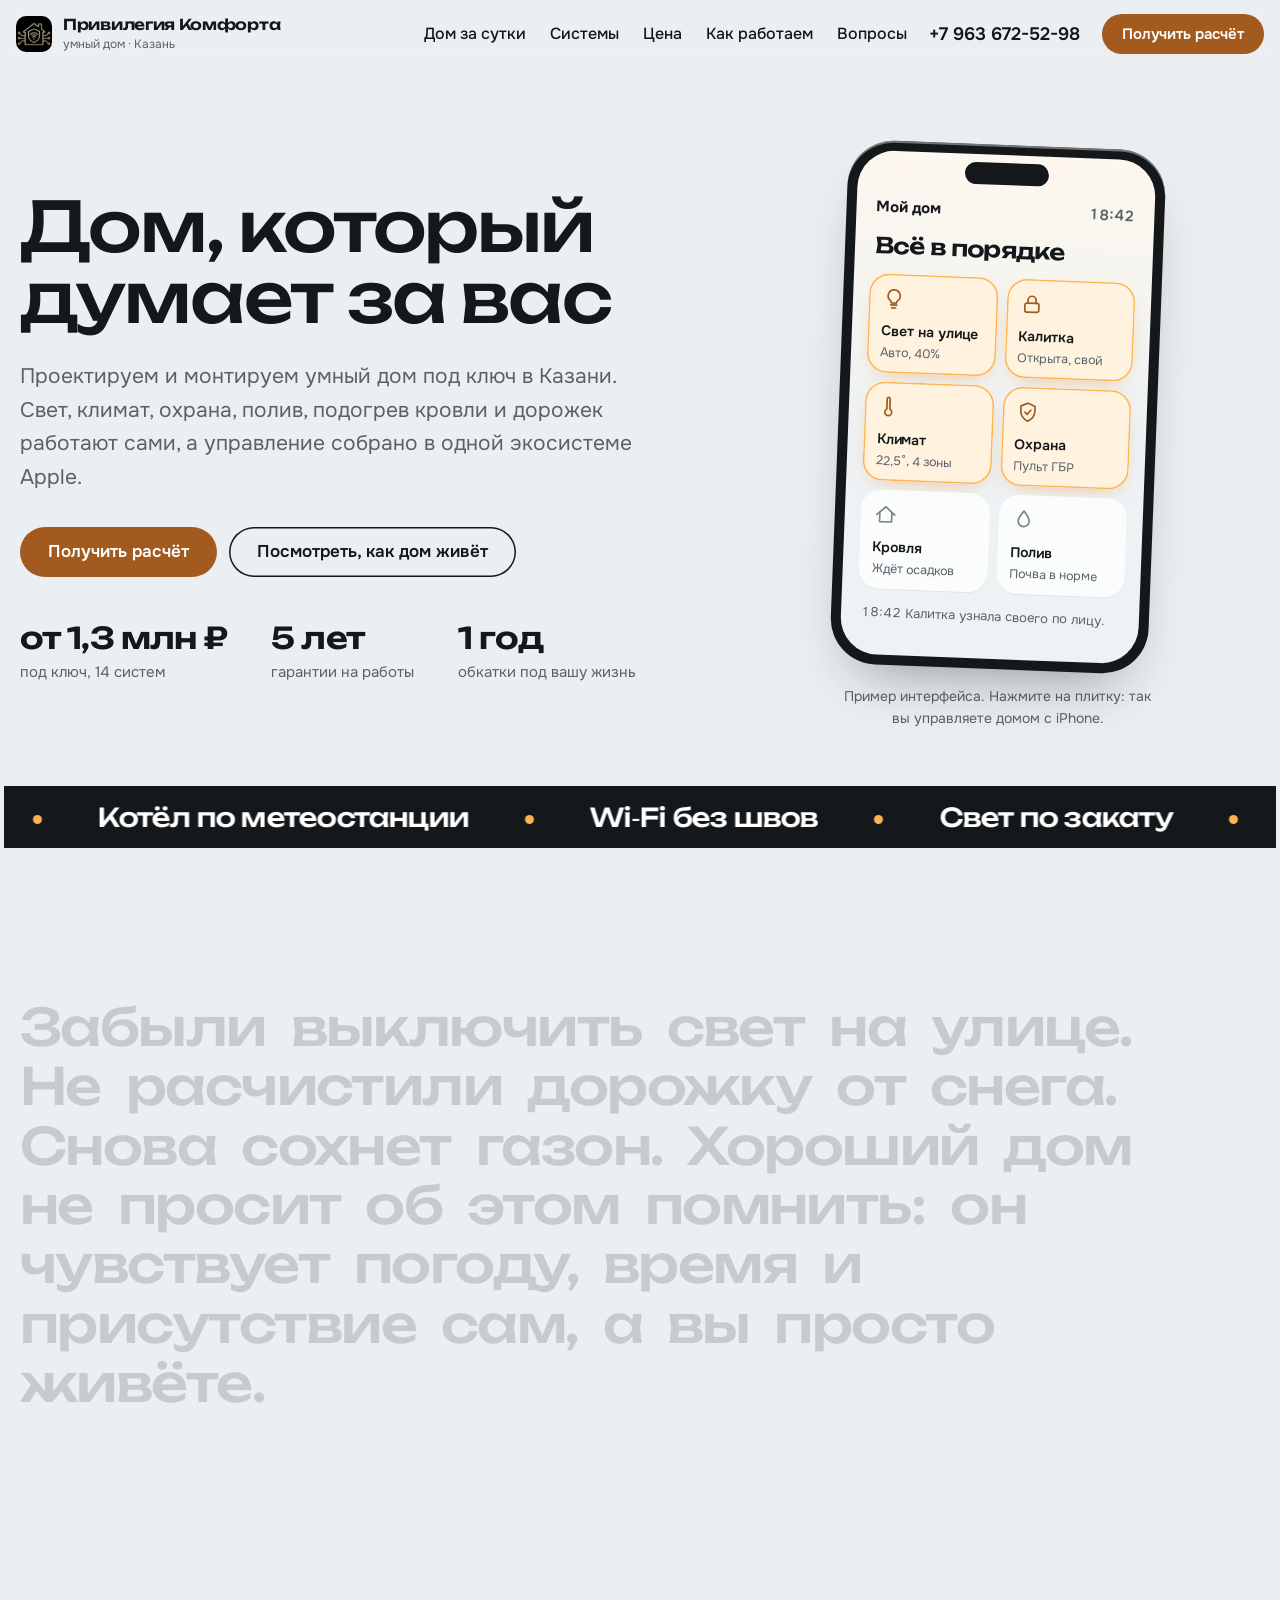
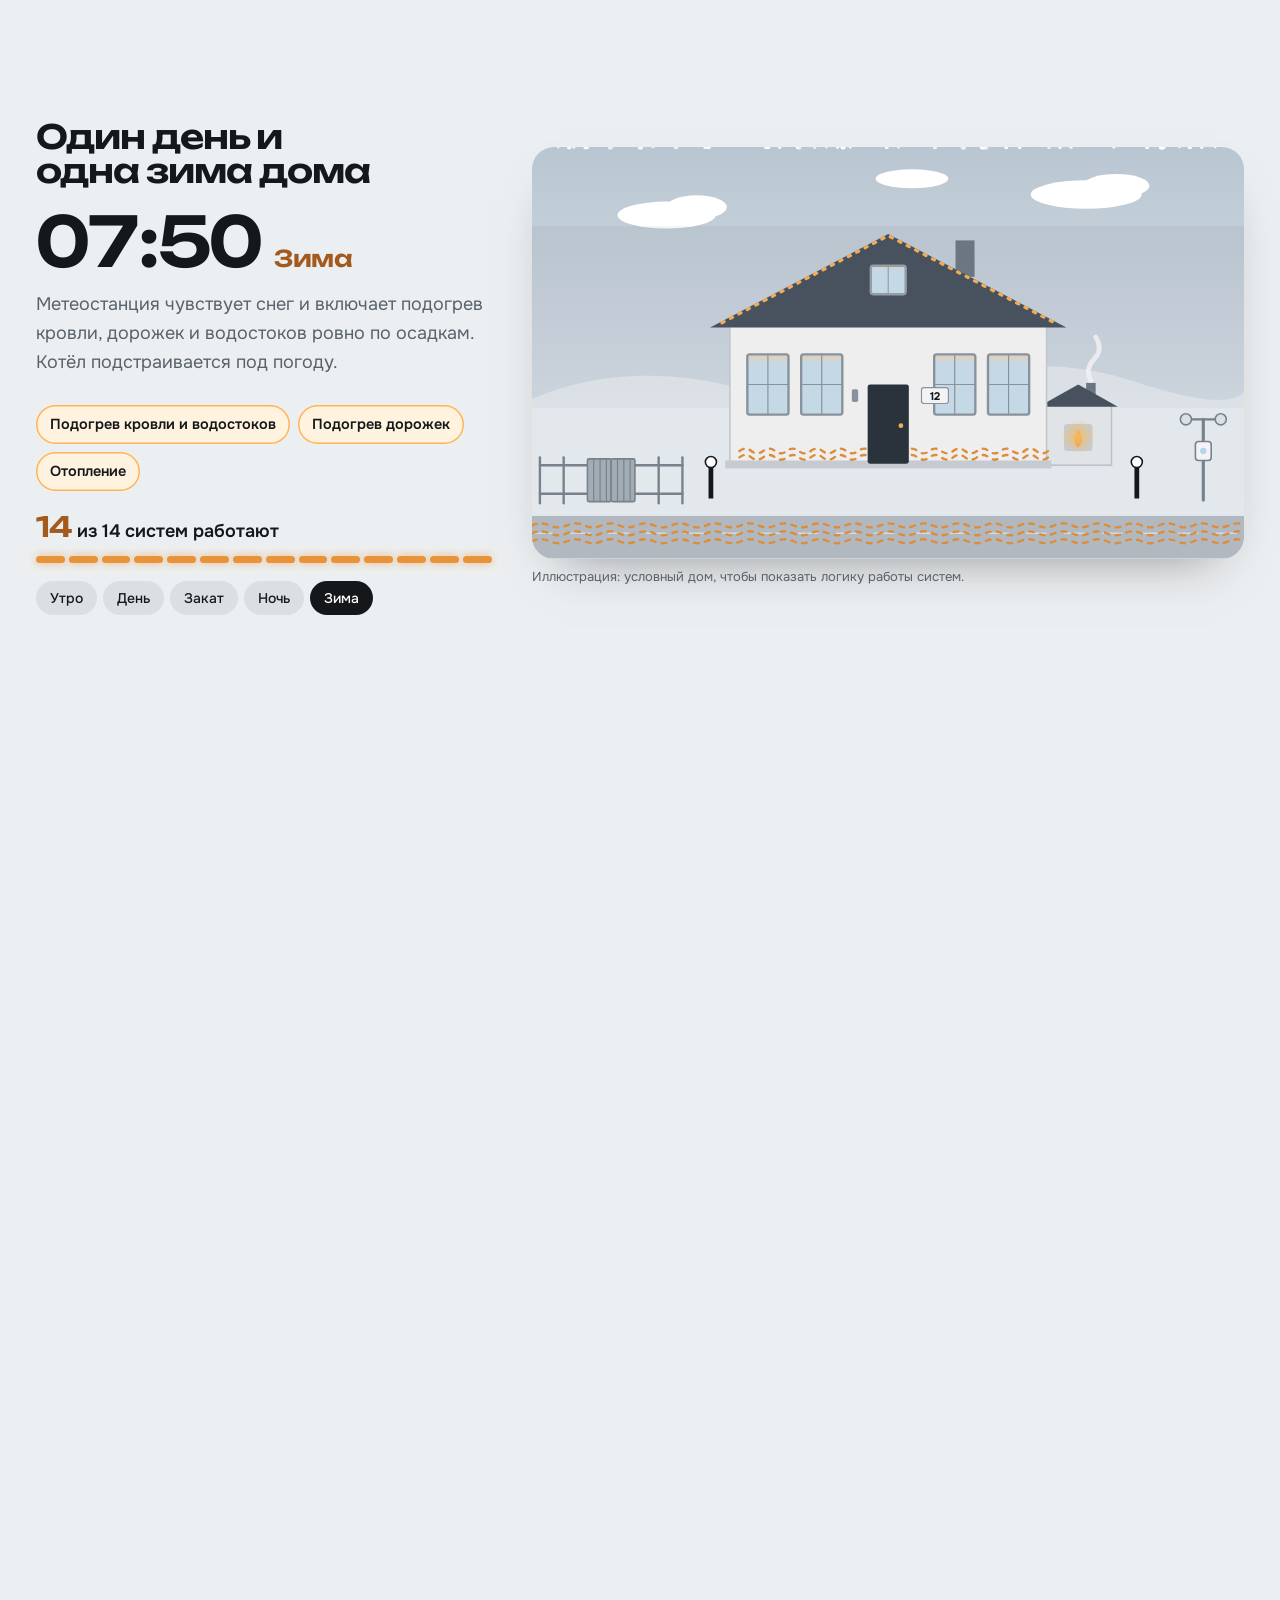
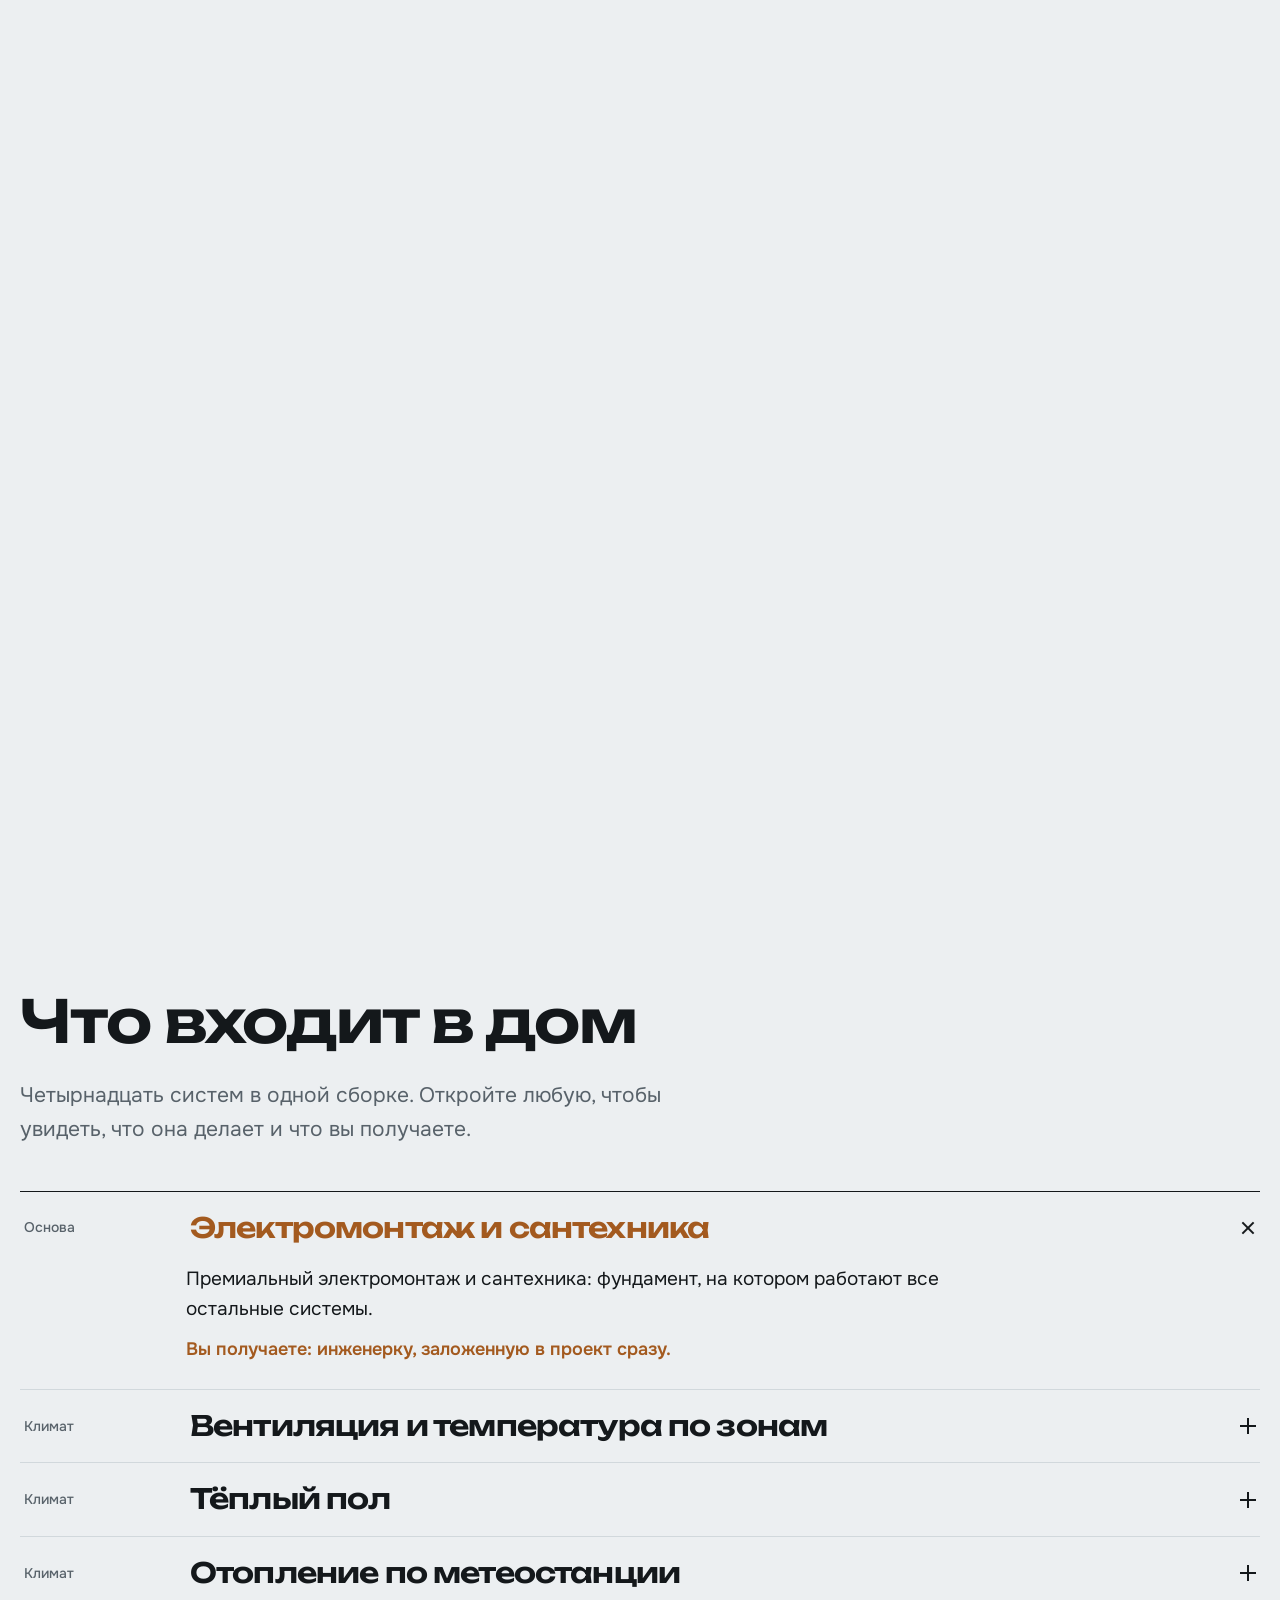
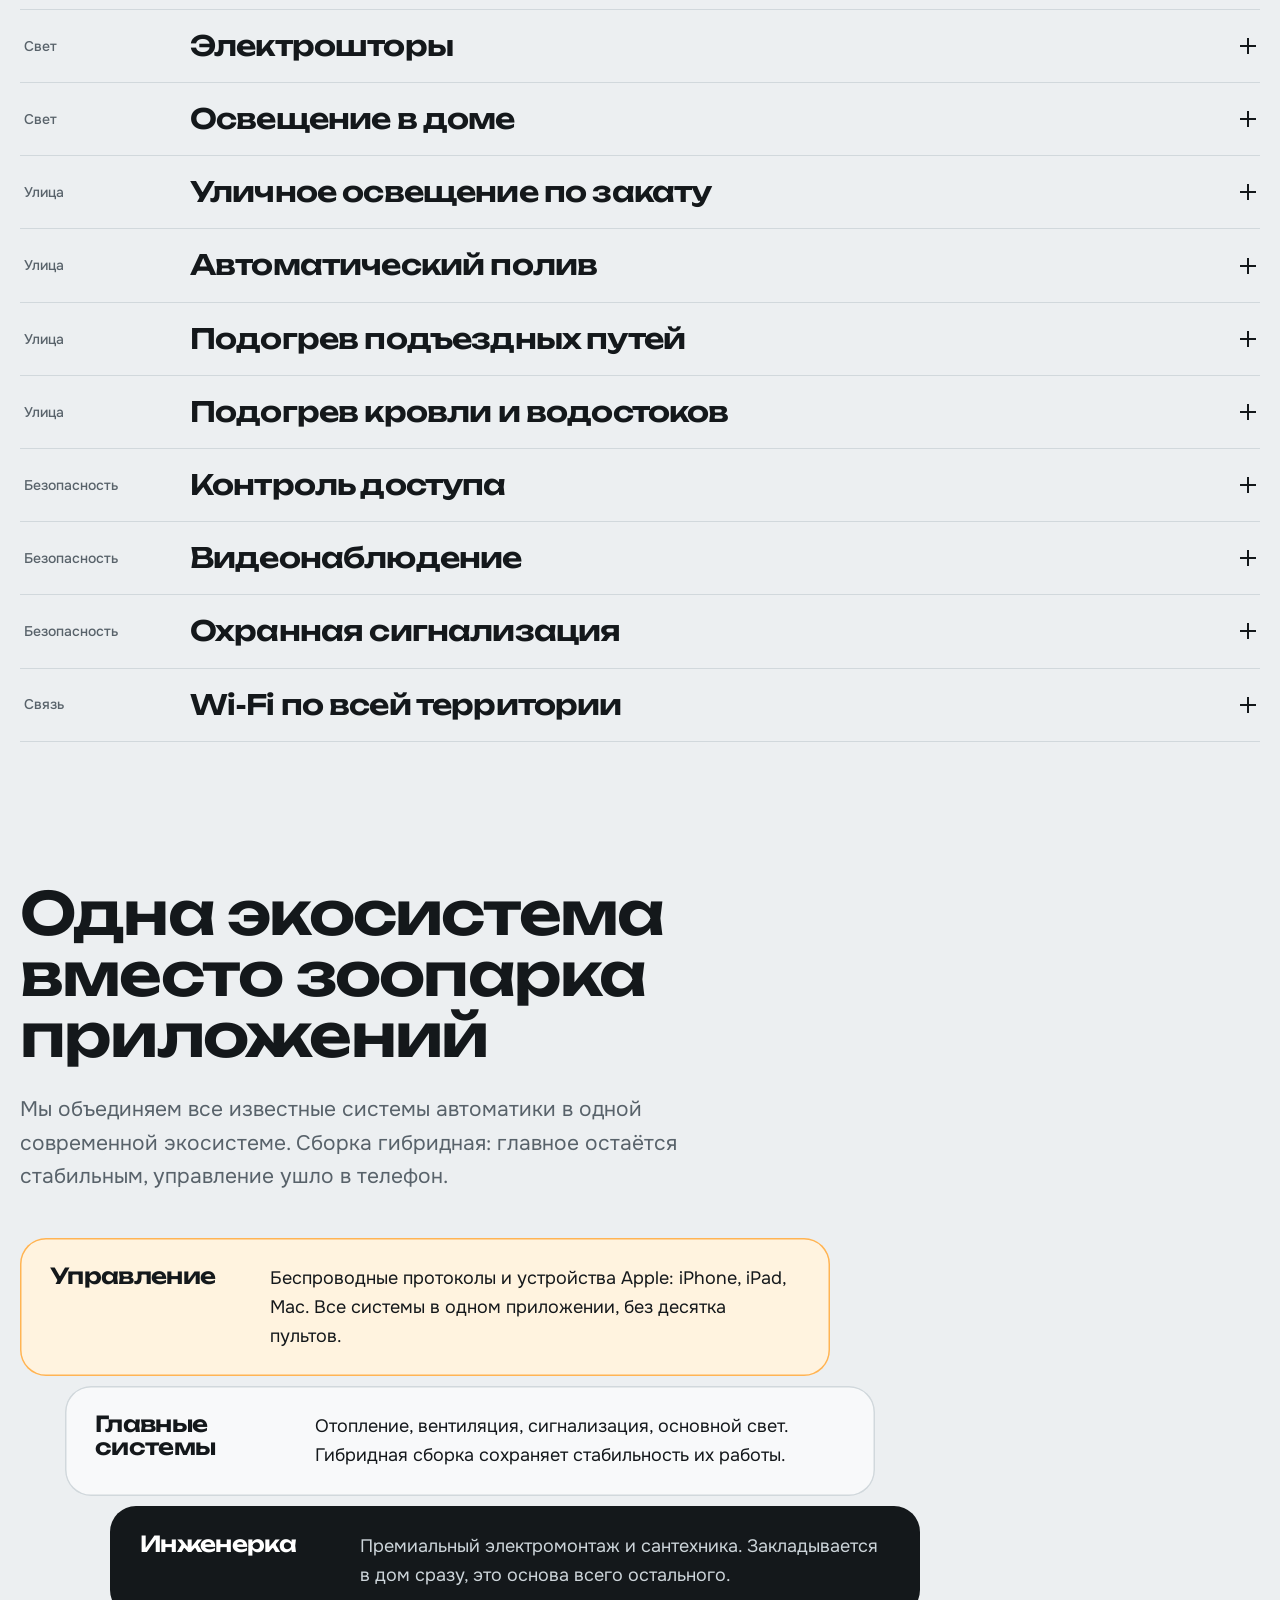
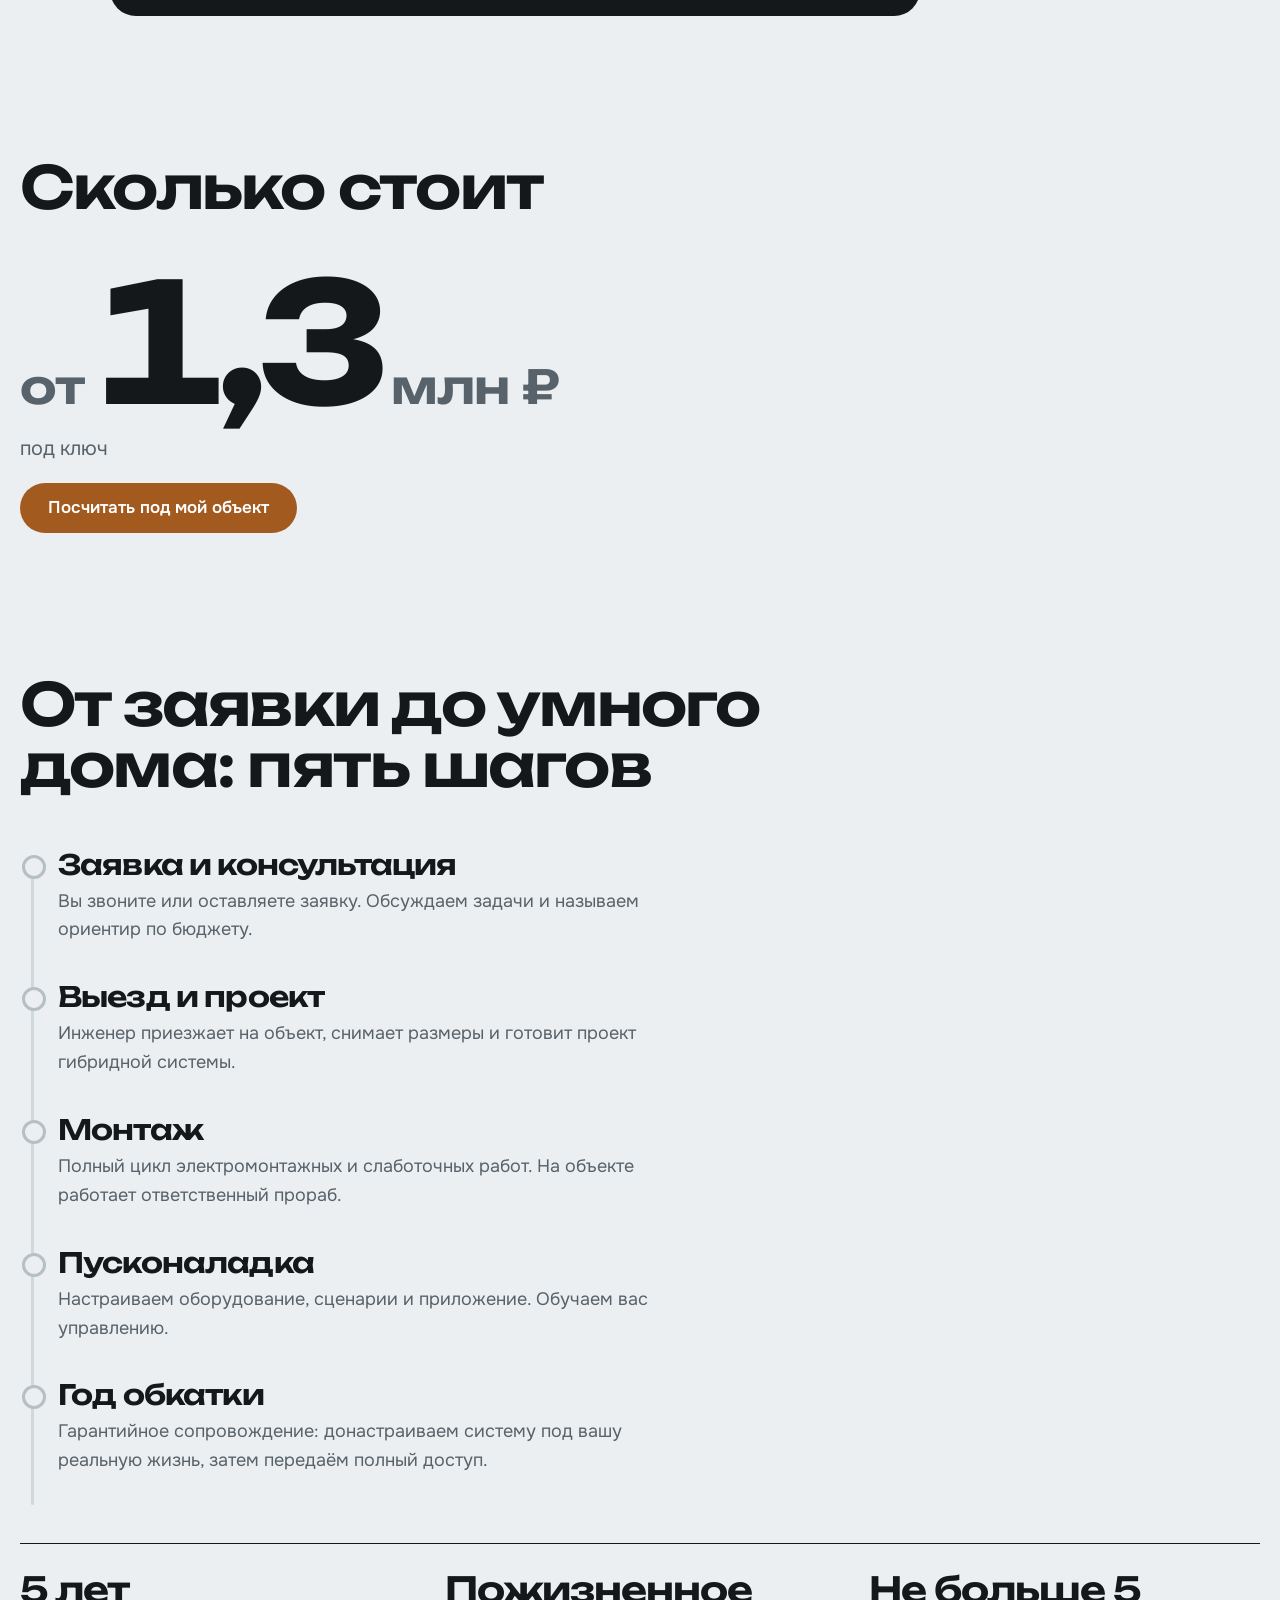
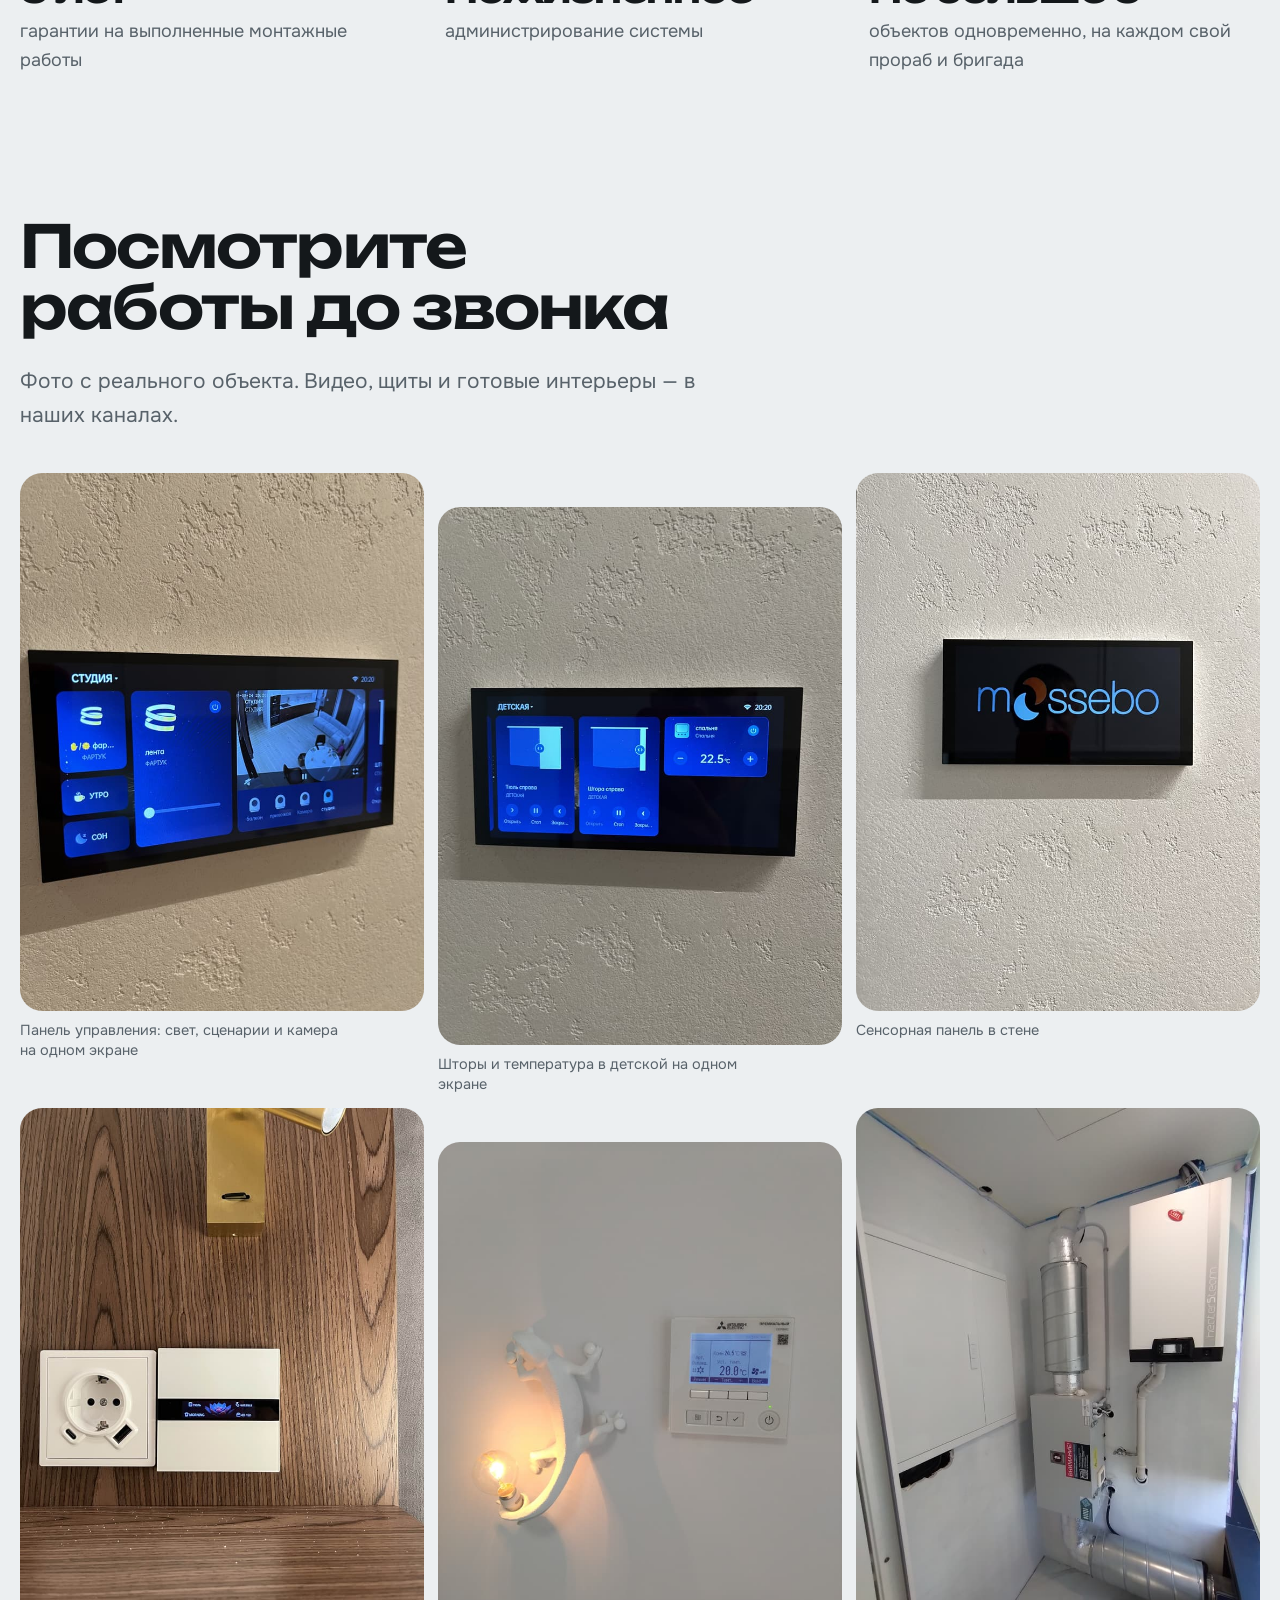
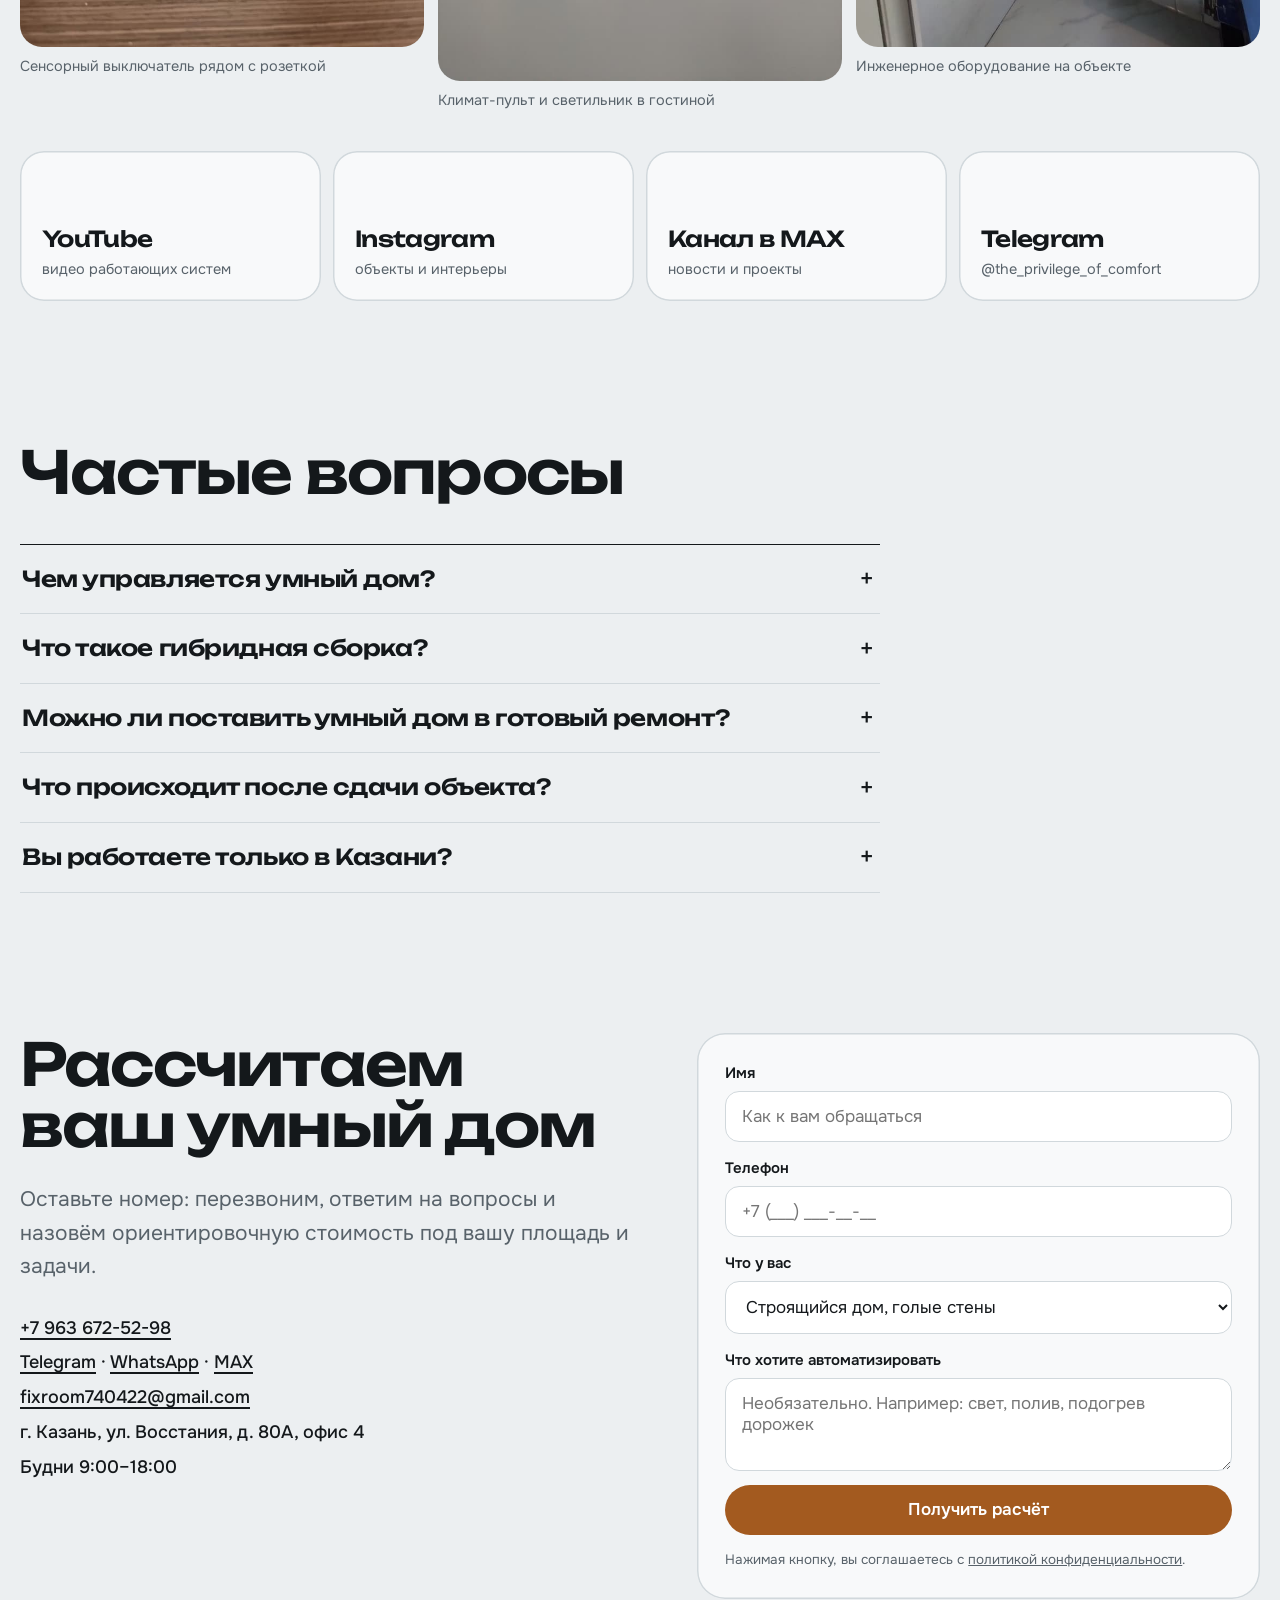
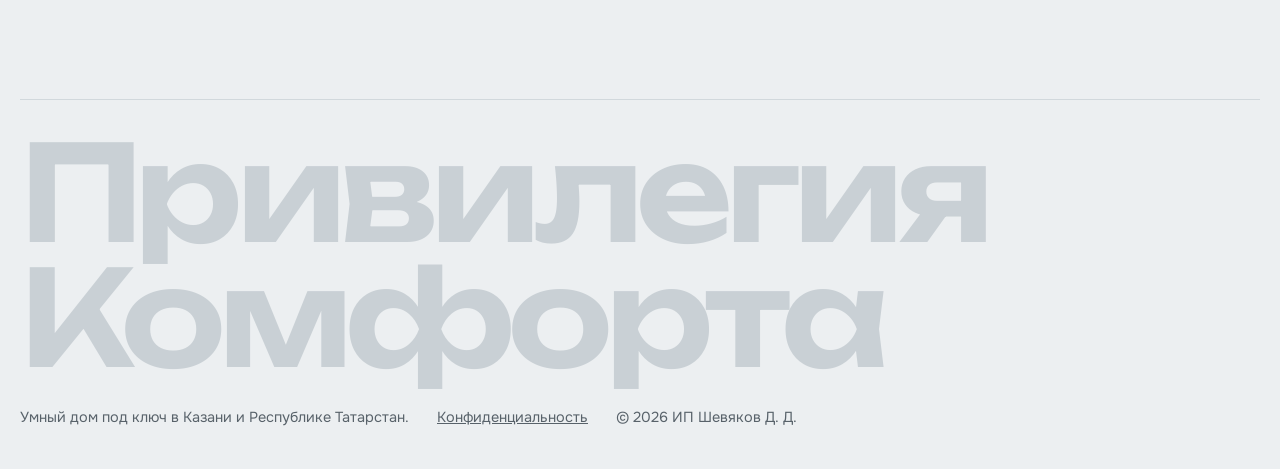
<file: index.html>
<!doctype html>
<html lang="ru">
<head>
<meta charset="utf-8">
<meta name="viewport" content="width=device-width, initial-scale=1">
<title>Умный дом под ключ в Казани — Привилегия Комфорта</title>
<meta name="description" content="Умный дом под ключ в Казани: свет, климат, охрана, полив, подогрев кровли и дорожек в одной экосистеме Apple. Гибридная сборка, 5 лет гарантии. От 1,3 млн ₽ под ключ.">
<meta property="og:title" content="Привилегия Комфорта — умный дом под ключ в Казани">
<meta property="og:description" content="14 систем в одной экосистеме: свет, климат, охрана, полив, подогрев кровли и дорожек. От 1,3 млн ₽ под ключ.">
<meta property="og:type" content="website">
<meta name="theme-color" content="#eceff1">
<link rel="icon" type="image/png" href="img/favicon.png">
<link rel="preconnect" href="https://fonts.googleapis.com">
<link rel="preconnect" href="https://fonts.gstatic.com" crossorigin>
<link href="https://fonts.googleapis.com/css2?family=Onest:wght@300..800&family=Unbounded:wght@400..800&display=swap" rel="stylesheet">
<link rel="stylesheet" href="motion.css">
<link rel="stylesheet" href="styles.css">
<noscript><style>.day{height:auto!important}.day__sticky{position:static!important;height:auto!important}.mk-on .mk-reveal{opacity:1}</style></noscript>
</head>
<body>

<header class="bar" id="bar">
  <a class="logo" href="#top" aria-label="Привилегия Комфорта, умный дом в Казани">
    <img src="img/logo.png" width="36" height="36" alt="">
    <span>Привилегия Комфорта<small>умный дом · Казань</small></span>
  </a>
  <nav class="nav" aria-label="Разделы">
    <a href="#day" data-roll>Дом за сутки</a>
    <a href="#systems" data-roll>Системы</a>
    <a href="#price" data-roll>Цена</a>
    <a href="#steps" data-roll>Как работаем</a>
    <a href="#faq" data-roll>Вопросы</a>
  </nav>
  <a class="bar__tel" href="tel:+79636725298">+7 963 672-52-98</a>
  <a class="btn btn--sm" href="#order" data-magnetic><span class="hide-s">Получить расчёт</span><span class="show-s">Расчёт</span></a>
</header>

<main>
<!-- HERO -->
<section class="hero" id="top">
  <div class="hero__text">
    <h1 data-wave data-wave-min="480" data-wave-max="760">Дом, который думает за вас</h1>
    <p class="hero__lead">Проектируем и монтируем умный дом под ключ в Казани. Свет, климат, охрана, полив, подогрев кровли и дорожек работают сами, а управление собрано в одной экосистеме Apple.</p>
    <div class="hero__cta">
      <a class="btn" href="#order" data-magnetic>Получить расчёт</a>
      <a class="btn btn--ghost" href="#day" data-magnetic>Посмотреть, как дом живёт</a>
    </div>
    <dl class="facts">
      <div><dt>от 1,3 млн ₽</dt><dd>под ключ, 14 систем</dd></div>
      <div><dt>5 лет</dt><dd>гарантии на работы</dd></div>
      <div><dt>1 год</dt><dd>обкатки под вашу жизнь</dd></div>
    </dl>
  </div>

  <div class="phone-wrap">
    <div class="phone" id="phone" aria-label="Пример экрана статуса дома">
      <div class="phone__notch" aria-hidden="true"></div>
      <div class="phone__screen">
        <div class="phone__head"><b>Мой дом</b><span id="phClock">18:20</span></div>
        <p class="phone__state" id="phState">Всё в порядке</p>
        <div class="tiles" id="tiles">
          <button type="button" class="tile" data-k="light" aria-pressed="false"><svg viewBox="0 0 24 24" aria-hidden="true"><path d="M9 18h6M10 21h4M12 3a6 6 0 0 0-3.6 10.8c.6.5 1 1.2 1 2V16h5.2v-.2c0-.8.4-1.5 1-2A6 6 0 0 0 12 3Z"/></svg><span>Свет на улице</span><em data-on="Авто, 40%" data-off="Выключен">Выключен</em></button>
          <button type="button" class="tile" data-k="gate" aria-pressed="false"><svg viewBox="0 0 24 24" aria-hidden="true"><rect x="5" y="11" width="14" height="9" rx="2"/><path d="M8 11V8a4 4 0 0 1 8 0v3"/></svg><span>Калитка</span><em data-on="Открыта, свой" data-off="Закрыта">Закрыта</em></button>
          <button type="button" class="tile" data-k="clim" aria-pressed="true"><svg viewBox="0 0 24 24" aria-hidden="true"><path d="M12 4v10.2a3.5 3.5 0 1 1-3 0V4a1.5 1.5 0 0 1 3 0Z"/></svg><span>Климат</span><em data-on="22,5°, 4 зоны" data-off="Пауза">22,5°, 4 зоны</em></button>
          <button type="button" class="tile" data-k="guard" aria-pressed="true"><svg viewBox="0 0 24 24" aria-hidden="true"><path d="M12 3 5 6v5c0 4.4 2.9 8 7 10 4.1-2 7-5.6 7-10V6l-7-3Z"/><path d="m9 12 2.2 2.2L15 10"/></svg><span>Охрана</span><em data-on="Пульт ГБР" data-off="Снята">Пульт ГБР</em></button>
          <button type="button" class="tile" data-k="roof" aria-pressed="false"><svg viewBox="0 0 24 24" aria-hidden="true"><path d="M3 12 12 4l9 8M6 10v9h12v-9"/></svg><span>Кровля</span><em data-on="Подогрев, снег" data-off="Ждёт осадков">Ждёт осадков</em></button>
          <button type="button" class="tile" data-k="water" aria-pressed="false"><svg viewBox="0 0 24 24" aria-hidden="true"><path d="M12 3c3.5 4.2 5.5 7 5.5 10a5.5 5.5 0 0 1-11 0c0-3 2-5.8 5.5-10Z"/></svg><span>Полив</span><em data-on="Зона 2, идёт" data-off="Почва в норме">Почва в норме</em></button>
        </div>
        <p class="phone__log" id="phLog" aria-live="polite">18:20 Закат. Уличный свет включён.</p>
      </div>
    </div>
    <p class="phone__cap">Пример интерфейса. Нажмите на плитку: так вы управляете домом с iPhone.</p>
  </div>
</section>

<div class="belt" aria-hidden="true">
  <div class="belt__track" id="belt">
    <span>Свет по закату</span><span>Подогрев кровли</span><span>Доступ по лицу</span><span>Полив по влажности почвы</span><span>Тёплый пол</span><span>Шторы по сценарию</span><span>Охрана с выводом на пульт ГБР</span><span>Котёл по метеостанции</span><span>Wi‑Fi без швов</span>
    <span>Свет по закату</span><span>Подогрев кровли</span><span>Доступ по лицу</span><span>Полив по влажности почвы</span><span>Тёплый пол</span><span>Шторы по сценарию</span><span>Охрана с выводом на пульт ГБР</span><span>Котёл по метеостанции</span><span>Wi‑Fi без швов</span>
  </div>
</div>

<!-- MANIFEST -->
<section class="manifest" aria-label="Идея">
  <p id="manifest">Забыли выключить свет на улице. Не расчистили дорожку от снега. Снова сохнет газон. Хороший дом не просит об этом помнить: он чувствует погоду, время и присутствие сам, а вы просто живёте.</p>
</section>

<!-- SCENE -->
<section class="day" id="day" aria-labelledby="dayH">
  <div class="day__sticky">
    <div class="day__copy">
      <h2 id="dayH" class="day__h">Один день и одна зима дома</h2>
      <div class="clock" aria-live="polite">
        <span class="clock__t" id="clockT">06:40</span>
        <span class="clock__l" id="clockL">Утро</span>
      </div>
      <p class="day__txt" id="dayTxt"></p>
      <ul class="chips" id="dayChips" aria-label="Что работает сейчас"></ul>
      <div class="count"><span><b id="cnt">4</b> из 14 систем работают</span>
        <div class="ticks" id="ticks" aria-hidden="true"></div>
      </div>
      <div class="stages" id="stages" role="group" aria-label="Перейти к этапу">
        <button type="button" data-s="0">Утро</button><button type="button" data-s="1">День</button><button type="button" data-s="2">Закат</button><button type="button" data-s="3">Ночь</button><button type="button" data-s="4">Зима</button>
      </div>
    </div>

    <div class="scene" aria-hidden="true">
      <svg id="scene" viewBox="0 0 900 520" role="img" aria-label="Дом в разное время суток и зимой: системы включаются по очереди" font-family="Onest, system-ui, sans-serif">
        <defs>
          <linearGradient id="skyG" x1="0" y1="0" x2="0" y2="1"><stop id="skyA" offset="0" stop-color="#a9c0dc"/><stop id="skyB" offset="1" stop-color="#f8d9b0"/></linearGradient>
          <radialGradient id="glowG"><stop offset="0" stop-color="#ffc766" stop-opacity=".95"/><stop offset="1" stop-color="#ffc766" stop-opacity="0"/></radialGradient>
          <clipPath id="clipScene"><rect width="900" height="520" rx="22"/></clipPath>
        </defs>
        <g clip-path="url(#clipScene)">
          <rect width="900" height="520" fill="url(#skyG)"/>
          <g id="clouds" opacity=".15" fill="#fff">
            <g><ellipse cx="170" cy="86" rx="62" ry="17"/><ellipse cx="208" cy="76" rx="38" ry="15"/></g>
            <g><ellipse cx="700" cy="60" rx="70" ry="18"/><ellipse cx="738" cy="49" rx="42" ry="15"/></g>
            <g><ellipse cx="480" cy="40" rx="46" ry="12"/></g>
          </g>
          <g id="sun"><circle r="64" fill="url(#glowG)" opacity=".7"/><circle r="30" fill="#ffd27a"/></g>
          <g id="moon" opacity="0"><circle r="46" fill="#fff" opacity=".10"/><path d="M0 -24 A24 24 0 1 0 0 24 A18 18 0 1 1 0 -24Z" fill="#f3f0e2"/></g>

          <path id="hills" d="M0 318 Q120 268 260 304 T520 298 T760 296 T900 308 V420 H0Z" fill="#9db98f" opacity=".75"/>
          <rect id="lawn" y="330" width="900" height="190" fill="#a8cc96"/>

          <!-- подъезд -->
          <rect id="drive" y="466" width="900" height="54" fill="#b9c1c7"/>
          <line x1="0" y1="488" x2="900" y2="488" stroke="#e9eef0" stroke-width="2" stroke-dasharray="26 22" opacity=".8"/>
          <rect id="driveSnow" y="462" width="900" height="58" fill="#fff" opacity="0"/>
          <g id="driveHeat" opacity="0" fill="none" stroke="#e8933a" stroke-width="3" stroke-linecap="round"></g>

          <!-- котельная -->
          <g id="boilerHouse">
            <path id="smoke" d="M706 296 q-8 -16 4 -28 q12 -12 2 -28" fill="none" stroke="#fff" stroke-width="6" stroke-linecap="round" opacity="0"/>
            <rect x="700" y="298" width="12" height="30" fill="#6f7b85"/>
            <rect x="648" y="326" width="84" height="76" fill="#eceff0" stroke="#c4cbd0" stroke-width="2"/>
            <polygon points="640,328 690,300 740,328" fill="#4a5560"/>
            <rect x="672" y="350" width="36" height="34" rx="4" fill="#cfd6db"/>
            <g id="flame" opacity="0"><path d="M690 380 c-9 -8 -3 -16 0 -24 c3 8 9 14 0 24Z" fill="#ff9a3c"/><circle cx="690" cy="366" r="22" fill="url(#glowG)"/></g>
          </g>

          <!-- дом -->
          <g id="house">
            <rect x="250" y="225" width="400" height="175" fill="#fbfaf8" stroke="#c9cfd3" stroke-width="2"/>
            <rect x="244" y="396" width="412" height="10" fill="#cfd5d9"/>
            <path id="floorHeat" fill="none" stroke="#e8933a" stroke-width="3" stroke-linecap="round" opacity="0" d=""/>
            <rect x="535" y="118" width="24" height="46" fill="#6f7b85"/>
            <g id="vent" opacity="0" fill="none" stroke="#6f7b85" stroke-width="2.4" stroke-linecap="round"><path class="flow" d="M542 108 q-6 -10 0 -20"/><path class="flow" d="M548 108 q6 -12 0 -24" style="animation-delay:-.4s"/><path class="flow" d="M554 108 q-6 -10 0 -18" style="animation-delay:-.8s"/></g>
            <polygon points="225,228 450,110 675,228" fill="#4a5560"/>
            <path id="roofHeat" d="M240 222 L450 112 L660 222" fill="none" stroke="#ffb454" stroke-width="4" stroke-linecap="round" stroke-dasharray="3 9" opacity="0" class="flow"/>
            <polygon id="roofSnow" points="225,222 450,102 675,222 663,230 450,118 237,230" fill="#fff" stroke="#e1e8ec" stroke-width="2" opacity="0"/>
            <g id="icicles" fill="#e8f2f8" opacity="0"></g>

            <!-- окна: 4 в стене и 1 на кровле -->
            <g class="win" transform="translate(272 262)"><ellipse class="wg" cx="26" cy="44" rx="40" ry="52" fill="url(#glowG)" opacity="0"/><rect class="glass" width="52" height="76" rx="3" fill="#cfe3ee"/><rect class="curt" width="52" height="76" fill="#e6dccb"/><rect width="52" height="76" rx="3" fill="none" stroke="#8e99a1" stroke-width="3"/><path d="M26 0V76M0 38H52" stroke="#8e99a1" stroke-width="1.5"/></g>
            <g class="win" transform="translate(340 262)"><ellipse class="wg" cx="26" cy="44" rx="40" ry="52" fill="url(#glowG)" opacity="0"/><rect class="glass" width="52" height="76" rx="3" fill="#cfe3ee"/><rect class="curt" width="52" height="76" fill="#e6dccb"/><rect width="52" height="76" rx="3" fill="none" stroke="#8e99a1" stroke-width="3"/><path d="M26 0V76M0 38H52" stroke="#8e99a1" stroke-width="1.5"/></g>
            <g class="win" transform="translate(508 262)"><ellipse class="wg" cx="26" cy="44" rx="40" ry="52" fill="url(#glowG)" opacity="0"/><rect class="glass" width="52" height="76" rx="3" fill="#cfe3ee"/><rect class="curt" width="52" height="76" fill="#e6dccb"/><rect width="52" height="76" rx="3" fill="none" stroke="#8e99a1" stroke-width="3"/><path d="M26 0V76M0 38H52" stroke="#8e99a1" stroke-width="1.5"/></g>
            <g class="win" transform="translate(576 262)"><ellipse class="wg" cx="26" cy="44" rx="40" ry="52" fill="url(#glowG)" opacity="0"/><rect class="glass" width="52" height="76" rx="3" fill="#cfe3ee"/><rect class="curt" width="52" height="76" fill="#e6dccb"/><rect width="52" height="76" rx="3" fill="none" stroke="#8e99a1" stroke-width="3"/><path d="M26 0V76M0 38H52" stroke="#8e99a1" stroke-width="1.5"/></g>
            <g class="win" transform="translate(428 150)"><ellipse class="wg" cx="22" cy="22" rx="34" ry="30" fill="url(#glowG)" opacity="0"/><rect class="glass" width="44" height="36" rx="3" fill="#cfe3ee"/><rect class="curt" width="44" height="36" fill="#e6dccb"/><rect width="44" height="36" rx="3" fill="none" stroke="#9aa5ad" stroke-width="3"/><path d="M22 0V36" stroke="#9aa5ad" stroke-width="1.5"/></g>

            <rect x="424" y="300" width="52" height="100" rx="3" fill="#2b343b"/><circle cx="466" cy="352" r="3" fill="#ffb454"/>
            <rect x="404" y="306" width="8" height="16" rx="2" fill="#8e99a1"/>
            <rect x="492" y="304" width="34" height="20" rx="3" fill="#fff" stroke="#8e99a1" stroke-width="1.5"/>
            <text id="plaque" x="509" y="319" text-anchor="middle" font-size="14" font-weight="700" fill="#14181b">12</text>
          </g>

          <!-- забор и ворота -->
          <g id="fence" stroke="#7d8890" stroke-width="3" stroke-linecap="round">
            <line x1="10" y1="392" x2="10" y2="450"/><line x1="40" y1="392" x2="40" y2="450"/><line x1="160" y1="392" x2="160" y2="450"/><line x1="190" y1="392" x2="190" y2="450"/>
            <line x1="10" y1="402" x2="70" y2="402"/><line x1="10" y1="438" x2="70" y2="438"/><line x1="130" y1="402" x2="190" y2="402"/><line x1="130" y1="438" x2="190" y2="438"/>
          </g>
          <g id="gateL"><rect x="70" y="394" width="30" height="54" rx="2" fill="#aab4bb" stroke="#7d8890" stroke-width="2"/><path d="M78 394v54M86 394v54M94 394v54" stroke="#7d8890" stroke-width="1.5"/></g>
          <g id="gateR"><rect x="100" y="394" width="30" height="54" rx="2" fill="#aab4bb" stroke="#7d8890" stroke-width="2"/><path d="M108 394v54M116 394v54M124 394v54" stroke="#7d8890" stroke-width="1.5"/></g>
          <g id="face" opacity="0">
            <rect x="196" y="352" width="46" height="52" rx="8" fill="#fff" fill-opacity=".75" stroke="#14181b" stroke-width="1.5"/>
            <path d="M203 366v-8h8M235 358h-0M242 358v8M203 390v8h8M242 390v8h-8" fill="none" stroke="#e8933a" stroke-width="3" stroke-linecap="round" stroke-linejoin="round"/>
            <circle cx="219" cy="373" r="8" fill="none" stroke="#14181b" stroke-width="2"/><path d="M205 396c2-9 8-12 14-12s12 3 14 12" fill="none" stroke="#14181b" stroke-width="2" stroke-linecap="round"/>
            <line id="scanLine" x1="200" y1="366" x2="238" y2="366" stroke="#e8933a" stroke-width="2"/>
            <circle id="okDot" cx="238" cy="357" r="9" fill="#2e8b57" opacity="0"/><path id="okTick" d="M233.5 357l3 3 5-6" fill="none" stroke="#fff" stroke-width="2.4" stroke-linecap="round" stroke-linejoin="round" opacity="0"/>
          </g>

          <!-- камеры -->
          <g id="cams" opacity="0">
            <polygon class="cone" points="262,250 130,372 250,420" fill="url(#glowG)"/>
            <polygon class="cone" points="640,250 760,340 700,432" fill="url(#glowG)" style="animation-delay:-.7s"/>
            <rect x="252" y="240" width="22" height="12" rx="3" fill="#14181b"/><circle cx="257" cy="246" r="2.6" fill="#ff5a4d"/>
            <rect x="626" y="240" width="22" height="12" rx="3" fill="#14181b"/><circle cx="643" cy="246" r="2.6" fill="#ff5a4d"/>
          </g>

          <!-- спринклеры, четыре зоны -->
          <g id="spr" opacity="0" fill="none" stroke="#5fb3e6" stroke-width="2.4" stroke-linecap="round"></g>

          <!-- Wi-Fi -->
          <g id="wifi" opacity="0" fill="none" stroke="#14181b" stroke-width="3" stroke-linecap="round">
            <path class="pulse" d="M425 92 a36 36 0 0 1 50 0"/><path class="pulse" d="M409 74 a60 60 0 0 1 82 0" style="animation-delay:.25s"/><path class="pulse" d="M393 56 a84 84 0 0 1 114 0" style="animation-delay:.5s"/><circle cx="450" cy="104" r="3.4" fill="#14181b" stroke="none"/>
          </g>

          <!-- метеостанция -->
          <g id="station">
            <line x1="848" y1="344" x2="848" y2="446" stroke="#7d8890" stroke-width="4" stroke-linecap="round"/>
            <line x1="826" y1="344" x2="870" y2="344" stroke="#7d8890" stroke-width="3" stroke-linecap="round"/>
            <circle cx="826" cy="344" r="7" fill="#e6ebee" stroke="#7d8890" stroke-width="2"/><circle cx="870" cy="344" r="7" fill="#e6ebee" stroke="#7d8890" stroke-width="2"/>
            <rect x="838" y="372" width="20" height="24" rx="4" fill="#fff" stroke="#7d8890" stroke-width="2"/>
            <circle id="wsDot" cx="848" cy="384" r="4" fill="#5fb3e6" opacity="0"/>
          </g>

          <!-- ночная тень -->
          <rect id="shade" y="100" width="900" height="420" fill="#14233a" opacity="0" style="pointer-events:none"/>

          <!-- уличные фонари и подсветка -->
          <g id="lamps" opacity="0">
            <circle cx="226" cy="396" r="62" fill="url(#glowG)"/><circle cx="764" cy="396" r="62" fill="url(#glowG)"/><circle cx="408" cy="314" r="46" fill="url(#glowG)"/>
            <rect x="480" y="296" width="58" height="36" rx="10" fill="url(#glowG)" opacity=".8"/>
          </g>
          <g id="posts" fill="#14181b">
            <rect x="223" y="402" width="6" height="42"/><circle cx="226" cy="398" r="7" fill="#fff" stroke="#14181b" stroke-width="2"/>
            <rect x="761" y="402" width="6" height="42"/><circle cx="764" cy="398" r="7" fill="#fff" stroke="#14181b" stroke-width="2"/>
          </g>

          <!-- ГБР -->
          <g id="gbr" opacity="0">
            <circle class="ring" cx="780" cy="154" r="22" fill="none" stroke="#e8933a" stroke-width="2.5"/>
            <circle class="ring" cx="780" cy="154" r="22" fill="none" stroke="#e8933a" stroke-width="2.5" style="animation-delay:-.9s"/>
            <rect x="742" y="138" width="76" height="32" rx="16" fill="#14181b"/>
            <text x="780" y="159" text-anchor="middle" font-size="14" font-weight="700" fill="#fff">Пульт ГБР</text>
          </g>

          <!-- снег -->
          <g id="snow" opacity="0" fill="#fff"></g>
        </g>
      </svg>
      <p class="scene__cap">Иллюстрация: условный дом, чтобы показать логику работы систем.</p>
    </div>
  </div>
</section>

<!-- SYSTEMS -->
<section class="systems" id="systems" aria-labelledby="sysH">
  <div class="sec__head">
    <h2 id="sysH" class="mask">Что входит в дом</h2>
    <p class="lead">Четырнадцать систем в одной сборке. Откройте любую, чтобы увидеть, что она делает и что вы получаете.</p>
  </div>
  <div class="sys" id="sysList">
    <details name="sys" open><summary><span class="sys__n">Основа</span><b>Электромонтаж и сантехника</b></summary><div class="sys__body"><p>Премиальный электромонтаж и сантехника: фундамент, на котором работают все остальные системы.</p><p class="sys__get">Вы получаете: инженерку, заложенную в проект сразу.</p></div></details>
    <details name="sys"><summary><span class="sys__n">Климат</span><b>Вентиляция и температура по зонам</b></summary><div class="sys__body"><p>Система с минимальной вытяжкой и зональный контроль температуры.</p><p class="sys__get">Вы получаете: нужная температура в каждой комнате и всегда проветренное свежее помещение. Вентиляция не даёт распространяться плесени и грибку.</p></div></details>
    <details name="sys"><summary><span class="sys__n">Климат</span><b>Тёплый пол</b></summary><div class="sys__body"><p>Прогрев помещения по всей площади, управление в общей системе.</p><p class="sys__get">Вы получаете: дополнительный комфорт и сухой дом круглый год.</p></div></details>
    <details name="sys"><summary><span class="sys__n">Климат</span><b>Отопление по метеостанции</b></summary><div class="sys__body"><p>Управление котлом: автоматика ведёт отопление по данным метеостанции, а не по вчерашней погоде.</p><p class="sys__get">Вы получаете: точную работу котла под реальную погоду за окном.</p></div></details>
    <details name="sys"><summary><span class="sys__n">Свет</span><b>Электрошторы</b></summary><div class="sys__body"><p>Электроприводы штор: открываются и закрываются по сценарию.</p><p class="sys__get">Вы получаете: утро, которое начинается со света, и вечер без обхода окон.</p></div></details>
    <details name="sys"><summary><span class="sys__n">Свет</span><b>Освещение в доме</b></summary><div class="sys__body"><p>Разные удобные сценарии освещения, которые включаются от присутствия.</p><p class="sys__get">Вы получаете: свет, который идёт за вами и сам выключается за спиной.</p></div></details>
    <details name="sys"><summary><span class="sys__n">Улица</span><b>Уличное освещение по закату</b></summary><div class="sys__body"><p>Автоматическое освещение от захода до восхода солнца с автодимированием.</p><p class="sys__get">Вы получаете: никогда не забытый свет на улице, всегда видный номер дома, экономию электроэнергии и статус дома в телефоне.</p></div></details>
    <details name="sys"><summary><span class="sys__n">Улица</span><b>Автоматический полив</b></summary><div class="sys__body"><p>Полив по зонам с контролем по влажности почвы.</p><p class="sys__get">Вы получаете: газон без хлопот и без пересохших пятен.</p></div></details>
    <details name="sys"><summary><span class="sys__n">Улица</span><b>Подогрев подъездных путей</b></summary><div class="sys__body"><p>Метеостанция точно включает подогрев дорожек и подъездных путей по выпадению осадков.</p><p class="sys__get">Вы получаете: чистые дорожки без лопаты и дольше живущее дорожное полотно.</p></div></details>
    <details name="sys"><summary><span class="sys__n">Улица</span><b>Подогрев кровли и водостоков</b></summary><div class="sys__body"><p>Метеостанция точно включает подогрев кровли, дорожек и водостоков по выпадению осадков.</p><p class="sys__get">Вы получаете: никакого схода снега с крыши и висящих сосулек, плюс дольше живущую крышу.</p></div></details>
    <details name="sys"><summary><span class="sys__n">Безопасность</span><b>Контроль доступа</b></summary><div class="sys__body"><p>Распознавание лица, пальца, ключ, код и многое другое. Калитка, ворота, гараж, баня, дом, кабинет.</p><p class="sys__get">Вы получаете: один способ входа на все двери и право решать, кому и куда можно.</p></div></details>
    <details name="sys"><summary><span class="sys__n">Безопасность</span><b>Видеонаблюдение</b></summary><div class="sys__body"><p>Камеры с распознаванием лиц, машин и многого другого.</p><p class="sys__get">Вы получаете: камеры, которые различают своих и чужих, а не просто пишут картинку.</p></div></details>
    <details name="sys"><summary><span class="sys__n">Безопасность</span><b>Охранная сигнализация</b></summary><div class="sys__body"><p>Охрана с возможностью вызова на пульт ГБР.</p><p class="sys__get">Вы получаете: спокойствие, когда дом пуст, и помощь, которая приедет по сигналу.</p></div></details>
    <details name="sys"><summary><span class="sys__n">Связь</span><b>Wi‑Fi по всей территории</b></summary><div class="sys__body"><p>Стабильное бесшовное покрытие Wi‑Fi по всему дому и участку. Экосистема работает по любым беспроводным протоколам с оборудованием премиального качества.</p><p class="sys__get">Вы получаете: связь, на которой держатся все остальные системы.</p></div></details>
  </div>
</section>

<!-- HYBRID -->
<section class="hybrid" id="hybrid" aria-labelledby="hybH">
  <div class="sec__head">
    <h2 id="hybH" class="mask">Одна экосистема вместо зоопарка приложений</h2>
    <p class="lead">Мы объединяем все известные системы автоматики в одной современной экосистеме. Сборка гибридная: главное остаётся стабильным, управление ушло в телефон.</p>
  </div>
  <div class="layers">
    <div class="layer layer--top" data-reveal>
      <h3>Управление</h3>
      <p>Беспроводные протоколы и устройства Apple: iPhone, iPad, Mac. Все системы в одном приложении, без десятка пультов.</p>
    </div>
    <div class="layer layer--mid" data-reveal data-reveal-delay="120">
      <h3>Главные системы</h3>
      <p>Отопление, вентиляция, сигнализация, основной свет. Гибридная сборка сохраняет стабильность их работы.</p>
    </div>
    <div class="layer layer--low" data-reveal data-reveal-delay="240">
      <h3>Инженерка</h3>
      <p>Премиальный электромонтаж и сантехника. Закладывается в дом сразу, это основа всего остального.</p>
    </div>
  </div>
</section>

<!-- PRICE -->
<section class="price" id="price" aria-labelledby="priceH">
  <div class="sec__head"><h2 id="priceH" class="mask">Сколько стоит</h2></div>
  <div class="price__box">
    <p class="price__num"><span class="from">от </span><b>1,3</b><span> млн ₽</span></p>
    <p class="price__cap">под ключ</p>
    <a class="btn" href="#order" data-magnetic>Посчитать под мой объект</a>
  </div>
</section>

<!-- STEPS -->
<section class="steps" id="steps" aria-labelledby="stepsH">
  <div class="sec__head">
    <h2 id="stepsH" class="mask">От заявки до умного дома: пять шагов</h2>
  </div>
  <ol class="tl" id="tl">
    <li><h3>Заявка и консультация</h3><p>Вы звоните или оставляете заявку. Обсуждаем задачи и называем ориентир по бюджету.</p></li>
    <li><h3>Выезд и проект</h3><p>Инженер приезжает на объект, снимает размеры и готовит проект гибридной системы.</p></li>
    <li><h3>Монтаж</h3><p>Полный цикл электромонтажных и слаботочных работ. На объекте работает ответственный прораб.</p></li>
    <li><h3>Пусконаладка</h3><p>Настраиваем оборудование, сценарии и приложение. Обучаем вас управлению.</p></li>
    <li><h3>Год обкатки</h3><p>Гарантийное сопровождение: донастраиваем систему под вашу реальную жизнь, затем передаём полный доступ.</p></li>
  </ol>
  <ul class="promise">
    <li><b>5 лет</b> гарантии на выполненные монтажные работы</li>
    <li><b>Пожизненное</b> администрирование системы</li>
    <li><b>Не больше 5</b> объектов одновременно, на каждом свой прораб и бригада</li>
  </ul>
</section>

<!-- CHANNELS -->
<section class="proof" id="proof" aria-labelledby="proofH">
  <div class="sec__head">
    <h2 id="proofH" class="mask">Посмотрите работы до звонка</h2>
    <p class="lead">Фото с реального объекта. Видео, щиты и готовые интерьеры — в наших каналах.</p>
  </div>
  <div class="gallery">
    <figure class="shot" data-reveal><img src="img/panel-studio.jpg" width="750" height="1000" loading="lazy" alt="Панель управления: свет, сценарии и камера на одном экране"><figcaption>Панель управления: свет, сценарии и камера на одном экране</figcaption></figure>
    <figure class="shot" data-reveal><img src="img/panel-kids.jpg" width="750" height="1000" loading="lazy" alt="Шторы и температура в детской на одном экране"><figcaption>Шторы и температура в детской на одном экране</figcaption></figure>
    <figure class="shot" data-reveal><img src="img/panel-mossebo.jpg" width="750" height="1000" loading="lazy" alt="Сенсорная панель в стене"><figcaption>Сенсорная панель в стене</figcaption></figure>
    <figure class="shot" data-reveal><img src="img/switch.jpg" width="750" height="1000" loading="lazy" alt="Сенсорный выключатель рядом с розеткой"><figcaption>Сенсорный выключатель рядом с розеткой</figcaption></figure>
    <figure class="shot" data-reveal><img src="img/climate.jpg" width="750" height="1000" loading="lazy" alt="Климат-пульт и светильник в гостиной"><figcaption>Климат-пульт и светильник в гостиной</figcaption></figure>
    <figure class="shot" data-reveal><img src="img/equipment.jpg" width="750" height="1000" loading="lazy" alt="Инженерное оборудование на объекте"><figcaption>Инженерное оборудование на объекте</figcaption></figure>
  </div>
  <div class="links">
    <a class="link" href="https://youtube.com/@electric.smartsystems" target="_blank" rel="noopener" data-magnetic><span>YouTube</span><small>видео работающих систем</small></a>
    <a class="link" href="https://instagram.com/electric.smartsystems" target="_blank" rel="noopener" data-magnetic><span>Instagram</span><small>объекты и интерьеры</small></a>
    <a class="link" href="https://max.ru/id166011675624_biz" target="_blank" rel="noopener" data-magnetic><span>Канал в MAX</span><small>новости и проекты</small></a>
    <a class="link" href="https://t.me/the_privilege_of_comfort" target="_blank" rel="noopener" data-magnetic><span>Telegram</span><small>@the_privilege_of_comfort</small></a>
  </div>
</section>

<!-- FAQ -->
<section class="faq" id="faq" aria-labelledby="faqH">
  <div class="sec__head"><h2 id="faqH" class="mask">Частые вопросы</h2></div>
  <div class="faq__list">
    <details><summary>Чем управляется умный дом?</summary><p>Единый центр управления работает на базе экосистемы Apple: iPhone, iPad и Mac. Все системы собраны в одном приложении.</p></details>
    <details><summary>Что такое гибридная сборка?</summary><p>Главные системы дома (отопление, вентиляция, сигнализация, основной свет) остаются стабильными, а управление идёт по беспроводным протоколам. Так экосистема получается и надёжной, и доступной по цене.</p></details>
    <details><summary>Можно ли поставить умный дом в готовый ремонт?</summary><p>Да. Для готового ремонта подбираем беспроводные решения без штробления стен. Если ремонт впереди, рекомендуем заложить проводную инфраструктуру: она прослужит десятилетия.</p></details>
    <details><summary>Что происходит после сдачи объекта?</summary><p>Берём дом на гарантийное обслуживание. Год система обкатывается под вашу жизнь, мы оперативно донастраиваем сценарии, затем передаём полный доступ.</p></details>
    <details><summary>Вы работаете только в Казани?</summary><p>Основная зона — Казань и Республика Татарстан.</p></details>
  </div>
</section>

<!-- ORDER -->
<section class="order" id="order" aria-labelledby="orderH">
  <div class="order__text">
    <h2 id="orderH" class="mask">Рассчитаем ваш умный дом</h2>
    <p class="lead">Оставьте номер: перезвоним, ответим на вопросы и назовём ориентировочную стоимость под вашу площадь и задачи.</p>
    <ul class="contacts">
      <li><a href="tel:+79636725298">+7 963 672-52-98</a></li>
      <li><a href="https://t.me/the_privilege_of_comfort" target="_blank" rel="noopener">Telegram</a> · <a href="https://wa.me/79636725298" target="_blank" rel="noopener">WhatsApp</a> · <a href="https://max.ru/id166011675624_biz" target="_blank" rel="noopener">MAX</a></li>
      <li><a href="mailto:fixroom740422@gmail.com">fixroom740422@gmail.com</a></li>
      <li>г. Казань, ул. Восстания, д. 80А, офис 4</li>
      <li>Будни 9:00–18:00</li>
    </ul>
  </div>
  <form class="form" id="leadForm" novalidate>
    <label>Имя<input name="name" type="text" autocomplete="name" required placeholder="Как к вам обращаться"></label>
    <label>Телефон<input name="phone" type="tel" autocomplete="tel" required placeholder="+7 (___) ___-__-__"></label>
    <label>Что у вас
      <select name="object">
        <option>Строящийся дом, голые стены</option>
        <option>Дом, инженерка уже есть</option>
        <option>Дом с готовым ремонтом</option>
        <option>Квартира</option>
        <option>Другое</option>
      </select>
    </label>
    <label>Что хотите автоматизировать<textarea name="comment" rows="3" placeholder="Необязательно. Например: свет, полив, подогрев дорожек"></textarea></label>
    <input type="text" name="_gotcha" style="display:none" tabindex="-1" autocomplete="off">
    <button class="btn btn--block" type="submit" data-magnetic>Получить расчёт</button>
    <p class="form__fine">Нажимая кнопку, вы соглашаетесь с <a href="privacy.html">политикой конфиденциальности</a>.</p>
  </form>
</section>
</main>

<footer class="foot">
  <div class="foot__big" aria-hidden="true">Привилегия<br>Комфорта</div>
  <div class="foot__row"><span>Умный дом под ключ в Казани и Республике Татарстан.</span><a href="privacy.html">Конфиденциальность</a><span>© <span id="year"></span> ИП Шевяков Д. Д.</span></div>
</footer>

<script src="motion.js" defer></script>
<script src="script.js" defer></script>
</body>
</html>
</file>
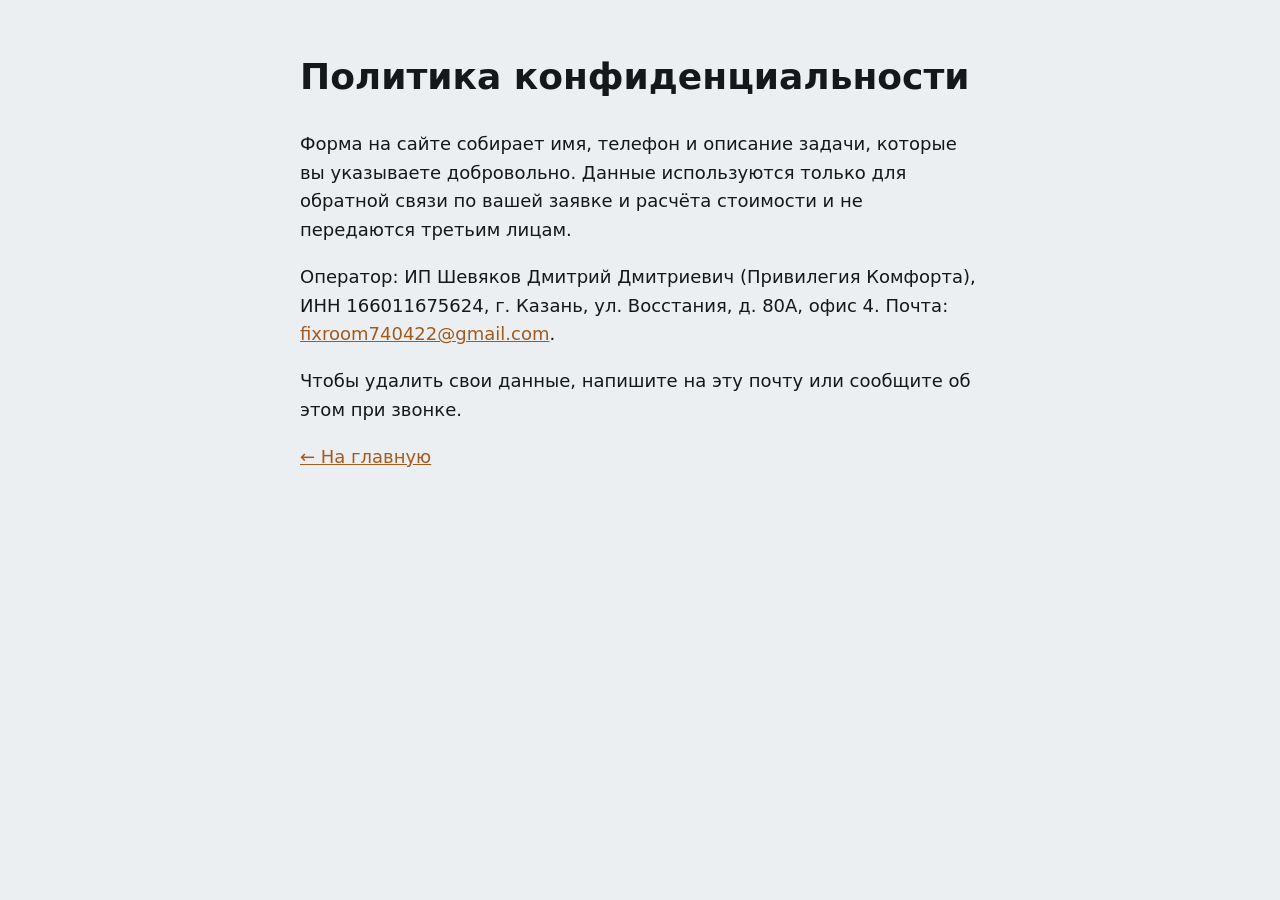
<file: privacy.html>
<!doctype html>
<html lang="ru"><head><meta charset="utf-8"><meta name="viewport" content="width=device-width, initial-scale=1"><title>Политика конфиденциальности — Привилегия Комфорта</title>
<style>body{font:18px/1.6 system-ui,sans-serif;max-width:680px;margin:48px auto;padding:0 20px;color:#14181b;background:#eceff1}a{color:#a35a1f}</style></head>
<body><h1>Политика конфиденциальности</h1>
<p>Форма на сайте собирает имя, телефон и описание задачи, которые вы указываете добровольно. Данные используются только для обратной связи по вашей заявке и расчёта стоимости и не передаются третьим лицам.</p>
<p>Оператор: ИП Шевяков Дмитрий Дмитриевич (Привилегия Комфорта), ИНН 166011675624, г. Казань, ул. Восстания, д. 80А, офис 4. Почта: <a href="mailto:fixroom740422@gmail.com">fixroom740422@gmail.com</a>.</p>
<p>Чтобы удалить свои данные, напишите на эту почту или сообщите об этом при звонке.</p>
<p><a href="index.html">← На главную</a></p></body></html>
</file>
<file: motion.css>
/* motion-kit: токены и стили эффектов. Светлая тема. Цвета переопределять под бренд клиента. */
:root{
  /* пружины: "stiffness damping" (из designbookmark motion studies) */
  --spring-follow:900 50;
  --spring-settle:280 22;
  --spring-soft:260 24;
  --spring-lead:620 36;
  --spring-trail:190 19;
  --spring-pop:520 16;
  --spring-fade:420 32;
  --stagger:45;               /* мс между элементами */

  /* бренд: менять под клиента */
  --mk-bg:#fafaf7;
  --mk-surface:#fff;
  --mk-text:#16181d;
  --mk-muted:#6b7280;
  --mk-accent:#e4572e;
  --mk-on-accent:#fff;
  --mk-fill:rgba(22,24,29,.06);

  --mk-r-pill:999px;
  --mk-r-card:24px;
  --mk-ease-out:cubic-bezier(.22,1,.36,1);   /* для CSS-переходов, где пружина избыточна */
}

/* reveal: класс mk-reveal ставит JS, без JS элементы видны */
.mk-on .mk-reveal{opacity:0;transform:translate3d(0,22px,0);transition:opacity .7s var(--mk-ease-out),transform .8s var(--mk-ease-out);transition-delay:var(--d,0ms)}
.mk-on .mk-reveal.mk-in{opacity:1;transform:none}

/* magnetic: будем двигать только transform */
[data-magnetic]{will-change:transform}

/* roll: две копии буквы, верхняя уезжает, нижняя заезжает */
.mk-roll{display:inline-flex;overflow:hidden;line-height:1.15;vertical-align:bottom}
.mk-roll__c{display:inline-block;position:relative;height:1.15em;overflow:hidden}
.mk-roll__c>span{display:block;transition:transform .5s var(--mk-ease-out);transition-delay:calc(var(--i)*14ms)}
.mk-roll__c>span+span{position:absolute;inset:0;transform:translateY(110%)}
.mk-roll:hover .mk-roll__c>span:first-child,.mk-roll:focus-visible .mk-roll__c>span:first-child{transform:translateY(-110%)}
.mk-roll:hover .mk-roll__c>span+span,.mk-roll:focus-visible .mk-roll__c>span+span{transform:none}

/* pill: резиновый хайлайт */
.mk-pill{position:relative;display:inline-flex;gap:2px;padding:4px;border-radius:var(--mk-r-pill);background:var(--mk-fill)}
.mk-pill__hl{position:absolute;top:4px;bottom:4px;left:0;border-radius:var(--mk-r-pill);background:var(--mk-surface);box-shadow:0 1px 3px rgba(22,24,29,.12);pointer-events:none;will-change:transform,width}
.mk-pill [data-pill-item]{position:relative;z-index:1;padding:9px 18px;border:0;background:none;border-radius:var(--mk-r-pill);font:inherit;font-weight:500;color:var(--mk-muted);cursor:pointer;transition:color .2s}
.mk-pill [data-pill-item].is-active{color:var(--mk-text)}

@media (prefers-reduced-motion:reduce){
  .mk-on .mk-reveal{opacity:1;transform:none;transition:none}
  .mk-roll__c>span{transition:none}
}
</file>
<file: styles.css>
:root{
  --f-display:Unbounded,"Segoe UI",system-ui,sans-serif;
  --f-text:Onest,system-ui,sans-serif;
  --mk-bg:#eceff1;--mk-surface:#f8f9fa;--mk-text:#14181b;--mk-muted:#58626a;
  --mk-accent:#a35a1f;--mk-on-accent:#fff;--mk-fill:rgba(20,24,27,.07);
  --ink:#14181b;--line:#d1d8dc;--glow:#ffb454;--cop:#a35a1f;--cop2:#e8933a;
  --pad:max(16px,env(safe-area-inset-left,0px));--w:1240px;
}
*{box-sizing:border-box}
html{overflow-x:clip;scroll-behavior:smooth}
@media (prefers-reduced-motion:reduce){html{scroll-behavior:auto}}
body{margin:0;background:var(--mk-bg);color:var(--ink);font:400 18px/1.6 var(--f-text);padding-inline:var(--pad);-webkit-font-smoothing:antialiased}
a{color:inherit}
:focus-visible{outline:3px solid var(--cop);outline-offset:3px;border-radius:6px}
h1,h2,h3{font-family:var(--f-display);font-weight:600;margin:0;overflow-wrap:anywhere;text-wrap:balance;letter-spacing:-.03em;line-height:1.04}
p{margin:0}
main,.bar,.foot{max-width:var(--w);margin-inline:auto}
section{scroll-margin-top:70px}

/* header */
.bar{position:sticky;top:0;z-index:30;display:flex;align-items:center;gap:22px;padding-block:14px;margin-inline:calc(var(--pad)*-1);padding-inline:var(--pad);max-width:none;background:rgba(236,239,241,.82);backdrop-filter:blur(10px);-webkit-backdrop-filter:blur(10px);transition:box-shadow .3s}
.bar.is-stuck{box-shadow:0 1px 0 var(--line)}
.bar>*{flex:none}
.logo{display:flex;align-items:center;gap:11px;text-decoration:none;margin-right:auto}
.logo span{font:600 15px/1.15 var(--f-display);letter-spacing:-.02em}
.logo small{display:block;font:400 12px var(--f-text);color:var(--mk-muted);letter-spacing:0;margin-top:2px}
.nav{display:flex;gap:24px;font-weight:500;font-size:16px}
.nav a{text-decoration:none}
.bar__tel{font-weight:600;text-decoration:none;white-space:nowrap}
@media (max-width:1080px){.nav{display:none}}
@media (max-width:760px){.bar__tel{display:none}.logo small{display:none}}
.show-s{display:none}
@media (max-width:520px){.bar{gap:10px}.bar>*{flex:0 1 auto}.logo{min-width:0}.logo span{font-size:13px}.logo svg{width:30px;height:30px}.hide-s{display:none}.show-s{display:inline}.btn--sm{padding:10px 16px}}

.btn{display:inline-block;padding:15px 28px;border:0;border-radius:var(--mk-r-pill);background:var(--cop);color:#fff;font:600 17px/1.2 var(--f-text);text-decoration:none;cursor:pointer;text-align:center}
.btn--sm{padding:11px 20px;font-size:15px}
.btn--ghost{background:transparent;color:var(--ink);box-shadow:inset 0 0 0 1.5px var(--ink)}
.btn--block{display:block;width:100%}
.lead{font-size:clamp(18px,1.9vw,21px);color:var(--mk-muted);max-width:34em;margin-top:22px}

/* hero */
.hero{display:grid;grid-template-columns:minmax(0,1.12fr) minmax(0,.88fr);gap:48px;align-items:center;padding-block:clamp(36px,6vw,84px) 56px}
.hero h1{font-size:clamp(34px,5.4vw,78px);max-width:9.5em}
.hero__lead{font-size:clamp(18px,1.9vw,21px);color:var(--mk-muted);max-width:30em;margin-top:26px}
.hero__cta{display:flex;flex-wrap:wrap;gap:12px;margin-top:32px}
.facts{display:flex;flex-wrap:wrap;gap:20px 44px;margin:44px 0 0}
.facts dt{font:600 clamp(22px,2.4vw,30px)/1.1 var(--f-display);letter-spacing:-.03em}
.facts dd{margin:6px 0 0;font-size:15px;color:var(--mk-muted)}
@media (max-width:960px){.hero{grid-template-columns:1fr;gap:34px}}

.phone-wrap{display:grid;justify-items:center;gap:16px}
.phone{width:min(100%,318px);background:#14181b;border-radius:46px;padding:10px;box-shadow:0 30px 60px -28px rgba(20,24,27,.45),0 2px 0 rgba(255,255,255,.4) inset;transform:rotate(2.2deg);transition:transform .25s ease-out;position:relative}
.phone__notch{position:absolute;top:18px;left:50%;width:84px;height:22px;border-radius:12px;background:#14181b;transform:translateX(-50%);z-index:2}
.phone__screen{background:linear-gradient(180deg,#fdf7ee,#eef2f4 55%);border-radius:37px;padding:46px 16px 18px;min-height:500px}
.phone__head{display:flex;justify-content:space-between;font:600 15px var(--f-text);padding-inline:4px}
.phone__head span{font-variant-numeric:tabular-nums;color:var(--mk-muted)}
.phone__state{font:600 22px/1.15 var(--f-display);letter-spacing:-.03em;margin:16px 4px 16px}
.tiles{display:grid;grid-template-columns:1fr 1fr;gap:9px}
.tile{display:grid;gap:3px;text-align:left;padding:13px 13px 12px;border:0;border-radius:20px;background:rgba(255,255,255,.78);color:var(--ink);font:inherit;cursor:pointer;transition:background .35s,box-shadow .35s,transform .2s;box-shadow:0 1px 0 rgba(20,24,27,.06)}
.tile:active{transform:scale(.97)}
.tile svg{width:24px;height:24px;fill:none;stroke:#7b858c;stroke-width:1.7;stroke-linecap:round;stroke-linejoin:round;transition:stroke .35s}
.tile span{font-weight:600;font-size:14px;margin-top:6px}
.tile em{font-style:normal;font-size:12.5px;color:var(--mk-muted);line-height:1.25}
.tile[aria-pressed="true"]{background:#fff3df;box-shadow:0 0 0 1.5px var(--glow) inset,0 8px 22px -12px rgba(232,147,58,.7)}
.tile[aria-pressed="true"] svg{stroke:var(--cop)}
.phone__log{margin:14px 4px 0;font-size:13px;color:var(--mk-muted);min-height:2.6em;font-variant-numeric:tabular-nums}
.phone__cap{font-size:14px;color:var(--mk-muted);text-align:center;max-width:22em}

/* belt */
.belt{margin-inline:calc(var(--pad)*-1);background:var(--ink);color:#fff;overflow:hidden;padding:18px 0}
.belt__track{display:flex;gap:56px;width:max-content;font:500 clamp(18px,2.2vw,26px)/1 var(--f-display);letter-spacing:-.03em;white-space:nowrap;will-change:transform}
.belt__track span::after{content:"";display:inline-block;width:9px;height:9px;border-radius:50%;background:var(--glow);margin-left:56px;vertical-align:middle}

/* manifest */
.manifest{padding-block:clamp(80px,12vw,150px) clamp(40px,6vw,80px)}
#manifest{font:500 clamp(24px,4vw,54px)/1.16 var(--f-display);letter-spacing:-.03em;max-width:22em}
#manifest .w{display:inline-block;margin-right:.26em;opacity:.16}

/* scene */
.day{height:640vh;position:relative;margin-inline:calc(var(--pad)*-1)}
.day__sticky{position:sticky;top:0;height:100vh;height:100svh;max-width:var(--w);margin-inline:auto;padding:76px var(--pad) 22px;display:grid;grid-template-columns:minmax(0,.78fr) minmax(0,1.22fr);gap:40px;align-items:center}
.day__h{font-size:clamp(24px,2.6vw,36px);margin-bottom:18px}
.clock{display:flex;align-items:baseline;gap:14px}
.clock__t{font:600 clamp(42px,5.4vw,76px)/1 var(--f-display);letter-spacing:-.04em;font-variant-numeric:tabular-nums}
.clock__l{font:600 clamp(18px,1.8vw,24px) var(--f-display);color:var(--cop);letter-spacing:-.02em}
.day__txt{margin-top:14px;color:var(--mk-muted);max-width:25em;min-height:5.6em;transition:opacity .28s}
.chips{list-style:none;margin:14px 0 0;padding:0;display:flex;flex-wrap:wrap;gap:8px;min-height:3.4em;transition:opacity .28s}
.chips li{padding:8px 14px;border-radius:99px;background:#fff3df;box-shadow:0 0 0 1.5px var(--glow) inset;font-weight:600;font-size:14.5px;animation:pop .5s var(--mk-ease-out) backwards}
@keyframes pop{from{transform:scale(.8);opacity:0}}
.swap{opacity:0}
.count{margin-top:18px;font-weight:600}
.count b{font:600 28px var(--f-display);letter-spacing:-.03em;color:var(--cop)}
.ticks{display:grid;grid-template-columns:repeat(14,1fr);gap:4px;margin-top:10px;max-width:26em}
.ticks i{height:7px;border-radius:4px;background:#cfd6da;transition:background .4s,box-shadow .4s}
.ticks i.on{background:var(--cop2);box-shadow:0 0 10px rgba(232,147,58,.6)}
.stages{display:flex;flex-wrap:wrap;gap:6px;margin-top:18px}
.stages button{font:500 14px var(--f-text);padding:8px 14px;border-radius:99px;border:0;background:var(--mk-fill);color:var(--ink);cursor:pointer;transition:background .25s,color .25s}
.stages button.on{background:var(--ink);color:#fff}
.scene{position:relative;display:grid;gap:8px}
.scene svg{width:100%;height:auto;max-height:calc(100svh - 128px);display:block;border-radius:22px;box-shadow:0 24px 50px -30px rgba(20,24,27,.5)}
.scene__cap{font-size:13px;color:var(--mk-muted)}
@media (max-width:900px){
  .day{height:700vh}
  .day__sticky{grid-template-columns:1fr;grid-template-rows:auto auto;align-content:start;gap:10px;padding-top:66px}
  .scene{order:-1}.scene svg{max-height:34svh}
  .scene__cap,.day__h{display:none}
  .clock__t{font-size:38px}.clock__l{font-size:17px}
  .day__txt{font-size:16px;margin-top:6px;min-height:6.2em;line-height:1.45}
  .chips{margin-top:6px;gap:6px}.chips li{padding:6px 11px;font-size:13px}
  .count{margin-top:10px}.stages{margin-top:10px}
}
.day.is-static{height:auto}
.day.is-static .day__sticky{position:static;height:auto;padding-block:40px}

/* svg animation */
.flow{stroke-dasharray:6 8;animation:flow 1.1s linear infinite}
@keyframes flow{to{stroke-dashoffset:-14}}
#roofHeat.flow{stroke-dasharray:3 9}
.pulse{animation:pulse 1.6s ease-in-out infinite}
@keyframes pulse{50%{opacity:.25}}
.cone{animation:pulse 1.8s ease-in-out infinite}
.ring{transform-box:fill-box;transform-origin:center;animation:ring 1.8s ease-out infinite}
@keyframes ring{from{transform:scale(.6);opacity:.9}to{transform:scale(1.9);opacity:0}}
.fl{animation:fall linear infinite}
@keyframes fall{from{transform:translate(0,-24px)}to{transform:translate(var(--dx,10px),540px)}}
#smoke{animation:smoke 3s ease-out infinite}
@keyframes smoke{from{transform:translateY(8px)}to{transform:translateY(-10px)}}
.curt,.gateL{transform-box:fill-box;transform-origin:top}
@media (prefers-reduced-motion:reduce){.flow,.pulse,.cone,.ring,.fl,#smoke{animation:none}}

/* sections */
.sec__head{padding-top:clamp(80px,11vw,140px)}
h2.mask{font-size:clamp(30px,4.6vw,64px);max-width:15em}
.ln{display:block;overflow:hidden;padding-bottom:.1em}
.ln>i{display:block;font-style:normal;transform:translateY(112%);transition:transform 1.1s cubic-bezier(.16,1,.3,1)}
.ln.in>i{transform:none}

/* systems */
.sys{margin-top:44px;border-top:1.5px solid var(--ink)}
.sys details{border-bottom:1px solid var(--line)}
.sys summary{list-style:none;display:grid;grid-template-columns:150px 1fr 28px;gap:16px;align-items:center;padding:20px 4px;cursor:pointer;transition:padding .3s}
.sys summary::-webkit-details-marker{display:none}
.sys summary b{font:600 clamp(18px,2.2vw,28px)/1.15 var(--f-display);letter-spacing:-.03em}
.sys__n{font-size:14px;color:var(--mk-muted);font-weight:500}
.sys summary::after{content:"";width:16px;height:16px;justify-self:end;background:linear-gradient(var(--ink),var(--ink)) center/100% 2px no-repeat,linear-gradient(var(--ink),var(--ink)) center/2px 100% no-repeat;transition:transform .35s}
.sys details[open] summary::after{transform:rotate(45deg)}
.sys details[open] summary b{color:var(--cop)}
.sys summary:hover{padding-left:14px}
.sys__body{display:grid;gap:10px;padding:0 4px 26px 166px;max-width:56em}
.sys__body p:first-child{font-size:19px}
.sys__get{color:var(--cop);font-weight:600}
@media (max-width:700px){.sys summary{grid-template-columns:1fr 24px}.sys__n{grid-column:1;grid-row:1}.sys summary b{grid-column:1}.sys summary::after{grid-column:2;grid-row:1/3}.sys__body{padding-left:4px}}

/* hybrid */
.layers{display:grid;gap:10px;margin-top:44px;max-width:900px}
.layer{padding:26px 30px;border-radius:26px;display:grid;grid-template-columns:200px 1fr;gap:20px;align-items:baseline}
.layer h3{font-size:22px}
.layer--top{background:#fff3df;box-shadow:0 0 0 1.5px var(--glow) inset;margin-inline:0 90px}
.layer--mid{background:var(--mk-surface);box-shadow:0 0 0 1.5px var(--line) inset;margin-inline:45px}
.layer--low{background:var(--ink);color:#fff;margin-inline:90px 0}
.layer--low p{color:#cdd5da}
@media (max-width:760px){.layer{grid-template-columns:1fr;gap:6px;margin-inline:0!important}}

/* price */
.price__box{margin-top:40px;display:grid;gap:18px;justify-items:start;max-width:860px}
.price__num{font:600 clamp(64px,13vw,170px)/.95 var(--f-display);letter-spacing:-.05em;font-variant-numeric:tabular-nums;color:var(--ink)}
.price__num .from,.price__num span{font-size:.28em;letter-spacing:-.02em;color:var(--mk-muted)}
.price__cap{color:var(--mk-muted);font-size:20px;margin-top:-6px}

/* steps */
.tl{list-style:none;margin:48px 0 0;padding:0 0 0 38px;position:relative;max-width:760px}
.tl::before{content:"";position:absolute;left:11px;top:8px;bottom:8px;width:3px;border-radius:3px;background:var(--line)}
.tl__fill{position:absolute;left:11px;top:8px;width:3px;border-radius:3px;background:var(--cop2);box-shadow:0 0 12px rgba(232,147,58,.7);height:0}
.tl li{position:relative;padding-bottom:38px}
.tl li::before{content:"";position:absolute;left:-36px;top:5px;width:18px;height:18px;border-radius:50%;background:var(--mk-bg);border:3px solid #b6bfc5;transition:background .4s,border-color .4s,box-shadow .4s;z-index:1}
.tl li.on::before{background:var(--glow);border-color:var(--cop2);box-shadow:0 0 0 6px rgba(255,180,84,.28)}
.tl h3{font-size:clamp(20px,2.4vw,28px);margin-bottom:8px}
.tl p{color:var(--mk-muted);max-width:34em}
.promise{list-style:none;margin:30px 0 0;padding:0;display:grid;grid-template-columns:repeat(3,1fr);gap:20px 34px;border-top:1.5px solid var(--ink);padding-top:26px}
.promise li{color:var(--mk-muted)}
.promise b{display:block;font:600 clamp(24px,2.8vw,36px)/1.1 var(--f-display);letter-spacing:-.03em;color:var(--ink);margin-bottom:8px}
@media (max-width:860px){.promise{grid-template-columns:1fr}}

/* links */
.links{margin-top:40px;display:grid;grid-template-columns:repeat(4,1fr);gap:12px}
.link{display:grid;gap:6px;align-content:end;min-height:150px;padding:20px 22px;border-radius:24px;background:var(--mk-surface);box-shadow:0 0 0 1.5px var(--line) inset;text-decoration:none;transition:background .3s,box-shadow .3s}
.link span{font:600 22px var(--f-display);letter-spacing:-.03em}
.link small{color:var(--mk-muted);font-size:14.5px}
.link:hover{background:#fff3df;box-shadow:0 0 0 1.5px var(--glow) inset}
@media (max-width:960px){.links{grid-template-columns:1fr 1fr}}
@media (max-width:480px){.links{grid-template-columns:1fr}.link{min-height:110px}}

/* faq */
.faq__list{margin-top:36px;max-width:860px;border-top:1.5px solid var(--ink)}
.faq details{border-bottom:1px solid var(--line)}
.faq summary{list-style:none;cursor:pointer;padding:20px 40px 20px 2px;font:600 clamp(17px,1.9vw,22px)/1.3 var(--f-display);letter-spacing:-.02em;position:relative}
.faq summary::-webkit-details-marker{display:none}
.faq summary::after{content:"+";position:absolute;right:6px;top:50%;transform:translateY(-50%);font:400 28px var(--f-text);transition:transform .3s}
.faq details[open] summary::after{transform:translateY(-50%) rotate(45deg)}
.faq details p{padding:0 40px 22px 2px;color:var(--mk-muted);max-width:40em}

/* order */
.order{display:grid;grid-template-columns:minmax(0,1fr) minmax(0,.9fr);gap:52px;align-items:start;padding-block:0 100px}
.order .sec__head{padding:0}
.order__text{padding-top:clamp(80px,11vw,140px)}
.contacts{list-style:none;margin:30px 0 0;padding:0;display:grid;gap:6px;font-weight:500}
.contacts a{text-decoration-thickness:1.5px;text-underline-offset:4px}
.form{margin-top:clamp(80px,11vw,140px);display:grid;gap:14px;padding:28px;border-radius:28px;background:var(--mk-surface);box-shadow:0 0 0 1.5px var(--line) inset}
.form label{display:grid;gap:6px;font-weight:600;font-size:15px}
.form input,.form select,.form textarea{font:400 17px var(--f-text);padding:14px 16px;border:1.5px solid var(--line);border-radius:14px;background:#fff;color:var(--ink);min-width:0;width:100%}
.form input:focus,.form select:focus,.form textarea:focus{outline:none;border-color:var(--cop);box-shadow:0 0 0 3px rgba(232,147,58,.25)}
.form__fine{font-size:13.5px;color:var(--mk-muted)}
@media (max-width:900px){.order{grid-template-columns:1fr;gap:0}.form{margin-top:32px}.order__text{padding-top:90px}}

/* footer */
.foot{padding-block:30px 40px;border-top:1px solid var(--line)}
.foot__big{font:600 clamp(30px,10.4vw,150px)/.94 var(--f-display);letter-spacing:-.05em;color:#c9d0d5;margin-bottom:26px}
.foot__row{display:flex;flex-wrap:wrap;gap:10px 28px;font-size:14.5px;color:var(--mk-muted)}

.logo img{display:block;border-radius:10px}
.gallery{margin-top:40px;display:grid;grid-template-columns:repeat(3,1fr);gap:14px}
.shot{margin:0;display:grid;gap:10px;align-content:start}
.shot img{width:100%;height:auto;aspect-ratio:3/4;object-fit:cover;border-radius:22px;background:#dfe4e7;display:block}
.shot figcaption{font-size:14.5px;color:var(--mk-muted);line-height:1.35;max-width:22em}
.shot:nth-child(3n+2){margin-top:34px}
@media (max-width:760px){.gallery{grid-template-columns:1fr 1fr;gap:12px}.shot:nth-child(3n+2){margin-top:0}.shot:nth-child(even){margin-top:24px}}
</file>
